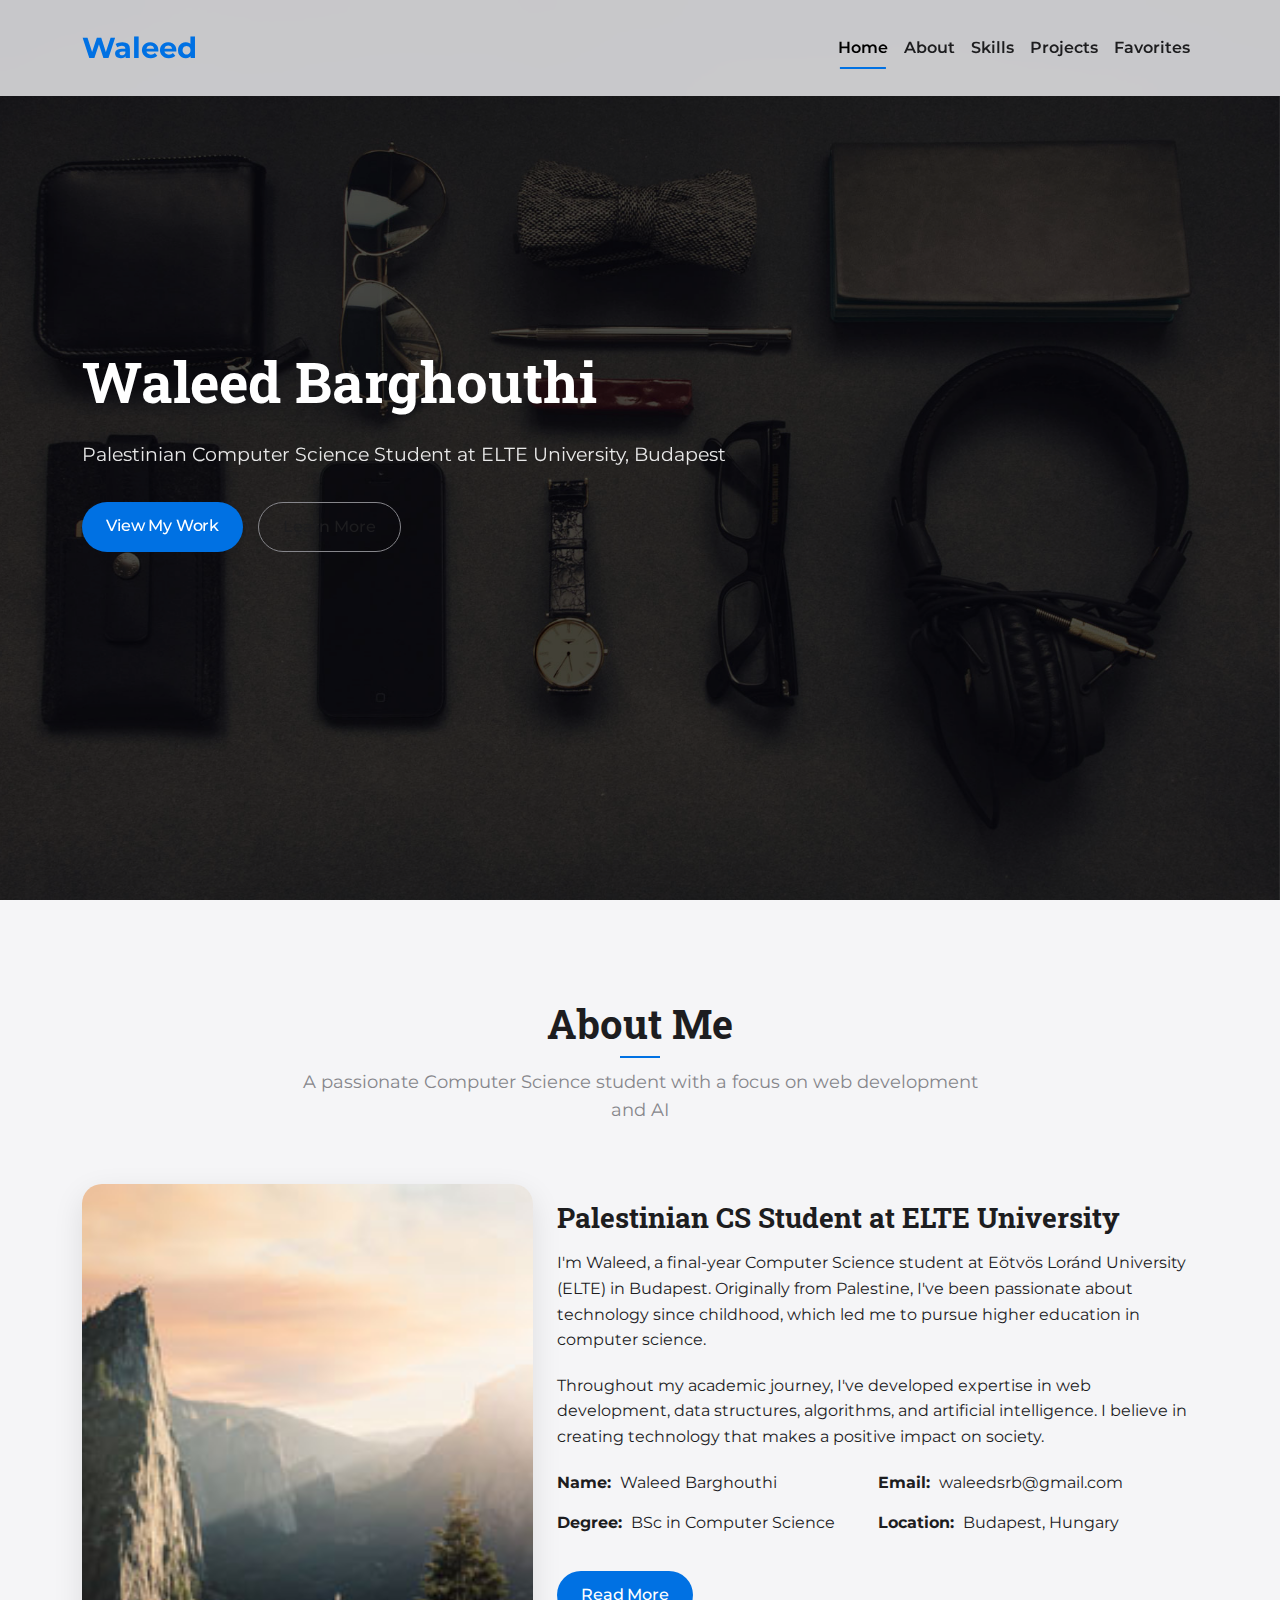
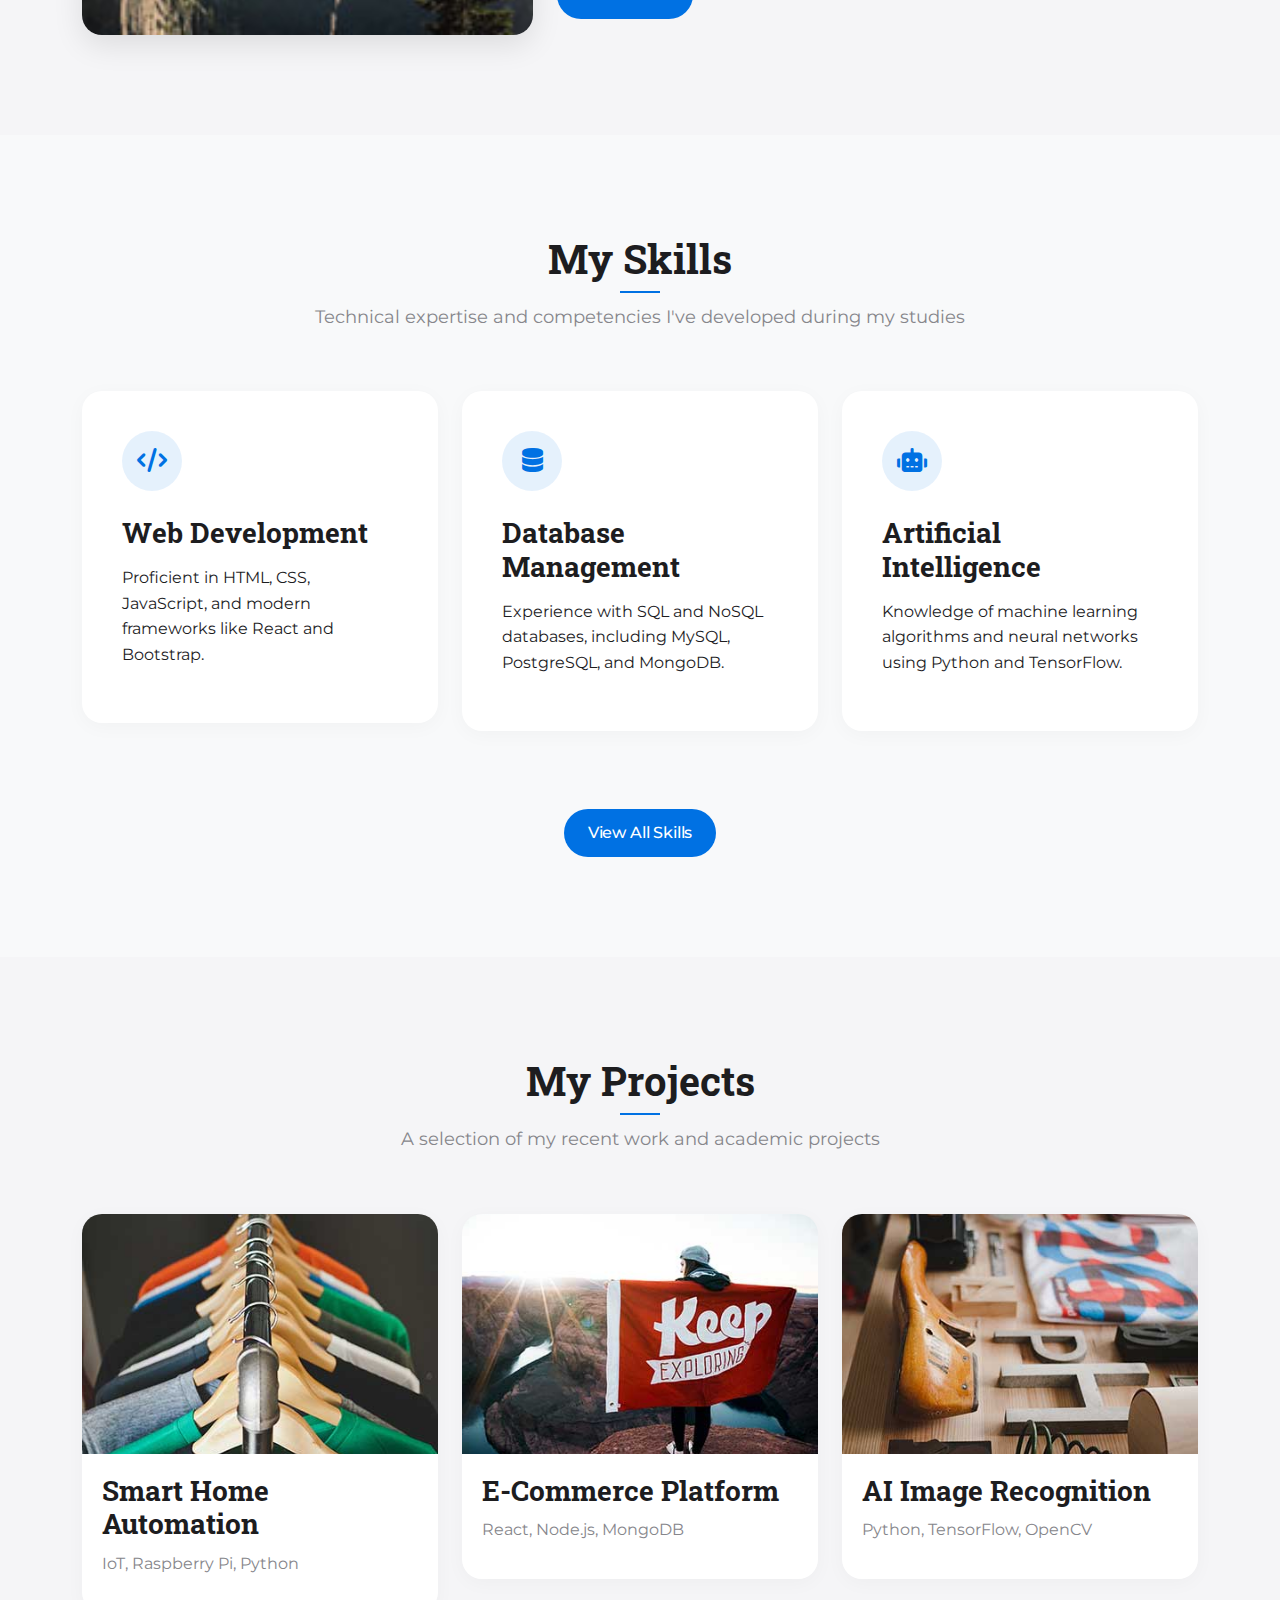
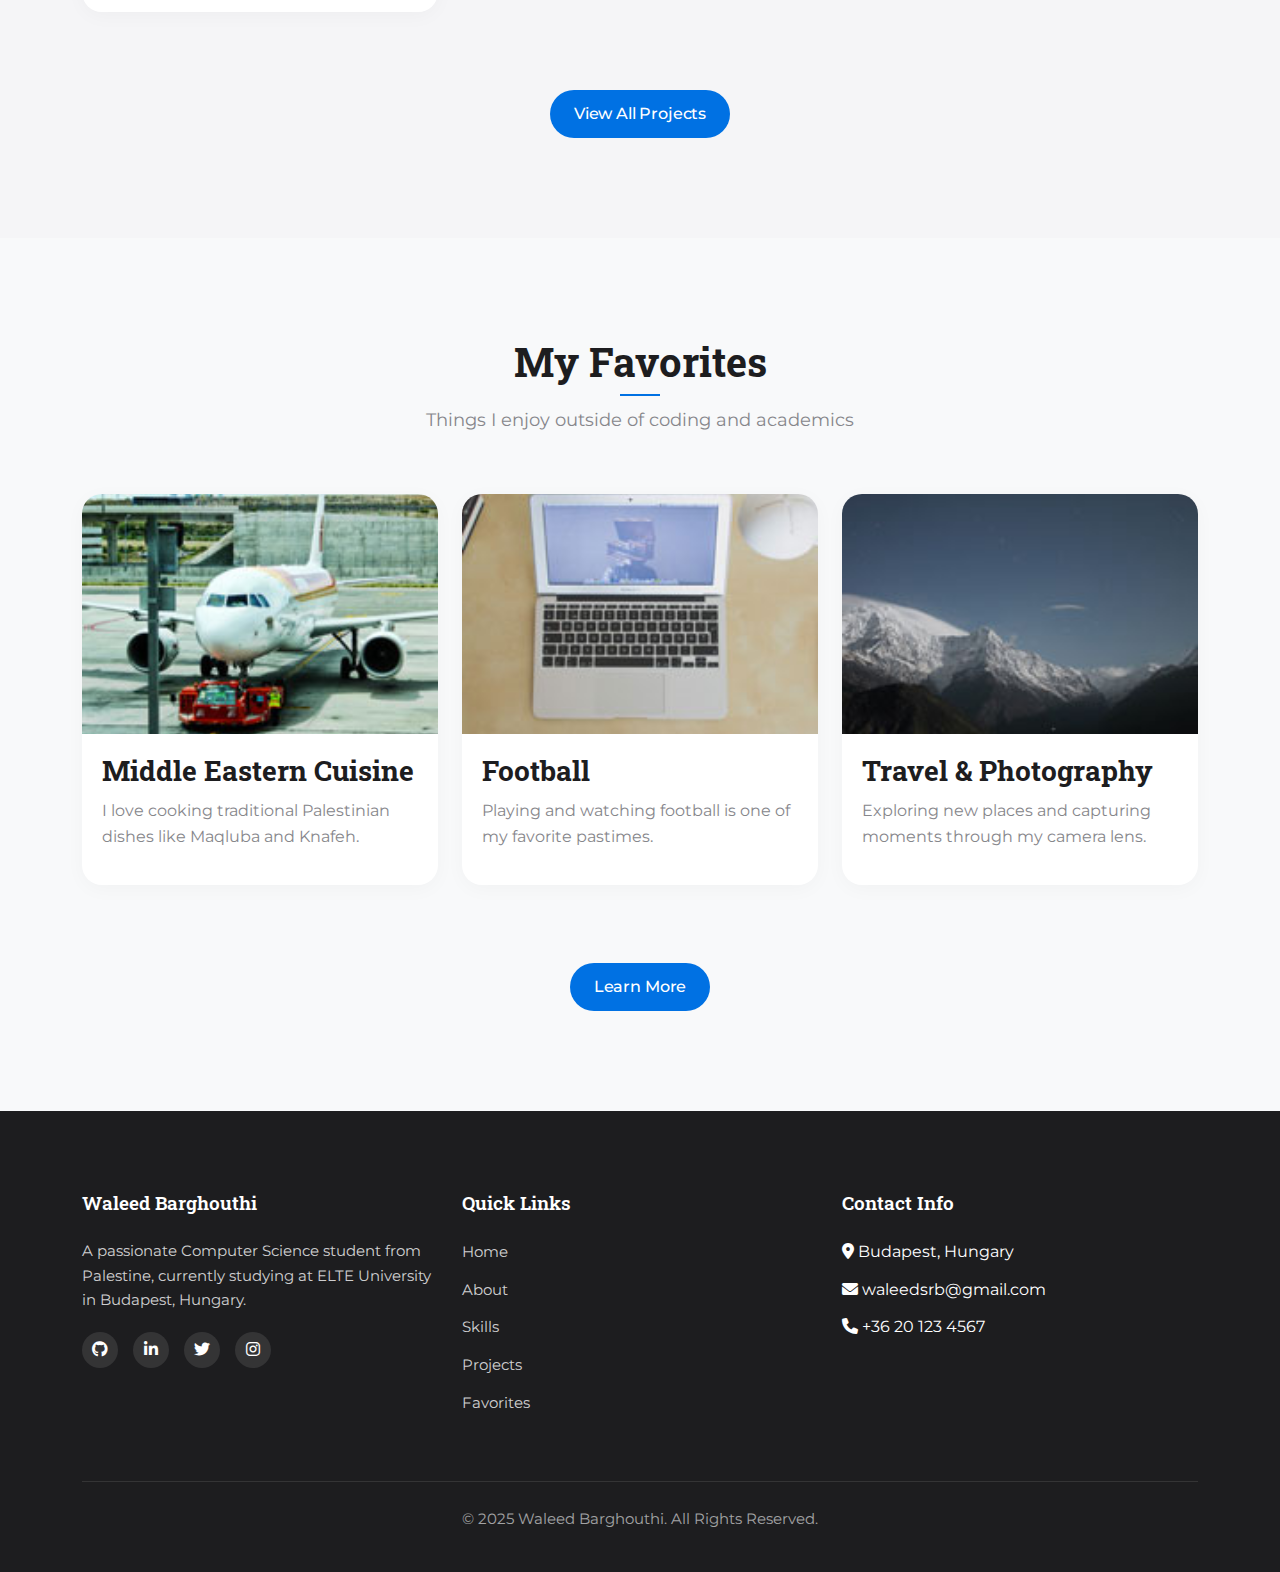
<file: index.html>
<!DOCTYPE html>
<html lang="en">
<head>
    <meta charset="UTF-8">
    <meta name="viewport" content="width=device-width, initial-scale=1.0">
    <title>Waleed - CS Student Portfolio</title>
    <!-- Bootstrap CSS -->
    <link href="https://cdn.jsdelivr.net/npm/bootstrap@5.3.0-alpha1/dist/css/bootstrap.min.css" rel="stylesheet">
    <!-- Font Awesome -->
    <link rel="stylesheet" href="https://cdnjs.cloudflare.com/ajax/libs/font-awesome/6.0.0/css/all.min.css">
    <!-- Google Fonts -->
    <link href="https://fonts.googleapis.com/css2?family=Montserrat:wght@400;500;600;700&family=Roboto+Slab:wght@400;500;600;700&display=swap" rel="stylesheet">
    <!-- Custom CSS -->
    <link rel="stylesheet" href="css/styles.css">
</head>
<body>
    <!-- Navbar -->
    <nav class="navbar navbar-expand-lg fixed-top">
        <div class="container">
            <a class="navbar-brand" href="index.html">Waleed</a>
            <button class="navbar-toggler" type="button" data-bs-toggle="collapse" data-bs-target="#navbarNav" aria-controls="navbarNav" aria-expanded="false" aria-label="Toggle navigation">
                <span class="navbar-toggler-icon"></span>
            </button>
            <div class="collapse navbar-collapse" id="navbarNav">
                <ul class="navbar-nav ms-auto">
                    <li class="nav-item">
                        <a class="nav-link active" href="index.html">Home</a>
                    </li>
                    <li class="nav-item">
                        <a class="nav-link" href="about.html">About</a>
                    </li>
                    <li class="nav-item">
                        <a class="nav-link" href="services.html">Skills</a>
                    </li>
                    <li class="nav-item">
                        <a class="nav-link" href="projects.html">Projects</a>
                    </li>
                    <li class="nav-item">
                        <a class="nav-link" href="favorites.html">Favorites</a>
                    </li>
                </ul>
            </div>
        </div>
    </nav>

    <!-- Hero Section -->
    <section class="hero">
        <div class="hero-bg" style="background-image: url('assets/img/header-bg.jpg');"></div>
        <div class="hero-overlay"></div>
        <div class="container">
            <div class="row">
                <div class="col-lg-8 hero-content" data-aos="fade-up">
                    <h1>Waleed Barghouthi</h1>
                    <p>Palestinian Computer Science Student at ELTE University, Budapest</p>
                    <div class="hero-buttons">
                        <a href="projects.html" class="btn btn-primary">View My Work</a>
                        <a href="about.html" class="btn btn-outline">Learn More</a>
                    </div>
                </div>
            </div>
        </div>
    </section>

    <!-- About Section Preview -->
    <section class="section-padding" id="about-preview">
        <div class="container">
            <div class="section-title" data-aos="fade-up">
                <h2>About Me</h2>
                <p>A passionate Computer Science student with a focus on web development and AI</p>
            </div>
            <div class="row align-items-center">
                <div class="col-lg-5" data-aos="fade-right">
                    <div class="about-img">
                        <img src="assets/img/about/1.jpg" alt="About Me" class="img-fluid">
                    </div>
                </div>
                <div class="col-lg-7" data-aos="fade-left">
                    <div class="about-content">
                        <h3>Palestinian CS Student at ELTE University</h3>
                        <p>I'm Waleed, a final-year Computer Science student at Eötvös Loránd University (ELTE) in Budapest. Originally from Palestine, I've been passionate about technology since childhood, which led me to pursue higher education in computer science.</p>
                        <p>Throughout my academic journey, I've developed expertise in web development, data structures, algorithms, and artificial intelligence. I believe in creating technology that makes a positive impact on society.</p>
                        <div class="about-info">
                            <div class="about-info-item">
                                <strong>Name:</strong> Waleed Barghouthi
                            </div>
                            <div class="about-info-item">
                                <strong>Email:</strong> waleedsrb@gmail.com
                            </div>
                            <div class="about-info-item">
                                <strong>Degree:</strong> BSc in Computer Science
                            </div>
                            <div class="about-info-item">
                                <strong>Location:</strong> Budapest, Hungary
                            </div>
                        </div>
                        <a href="about.html" class="btn btn-primary">Read More</a>
                    </div>
                </div>
            </div>
        </div>
    </section>

    <!-- Skills Section Preview -->
    <section class="section-padding bg-light" id="skills-preview">
        <div class="container">
            <div class="section-title" data-aos="fade-up">
                <h2>My Skills</h2>
                <p>Technical expertise and competencies I've developed during my studies</p>
            </div>
            <div class="row">
                <div class="col-md-4" data-aos="fade-up" data-aos-delay="100">
                    <div class="service-card">
                        <div class="service-icon">
                            <i class="fas fa-code"></i>
                        </div>
                        <h3>Web Development</h3>
                        <p>Proficient in HTML, CSS, JavaScript, and modern frameworks like React and Bootstrap.</p>
                    </div>
                </div>
                <div class="col-md-4" data-aos="fade-up" data-aos-delay="200">
                    <div class="service-card">
                        <div class="service-icon">
                            <i class="fas fa-database"></i>
                        </div>
                        <h3>Database Management</h3>
                        <p>Experience with SQL and NoSQL databases, including MySQL, PostgreSQL, and MongoDB.</p>
                    </div>
                </div>
                <div class="col-md-4" data-aos="fade-up" data-aos-delay="300">
                    <div class="service-card">
                        <div class="service-icon">
                            <i class="fas fa-robot"></i>
                        </div>
                        <h3>Artificial Intelligence</h3>
                        <p>Knowledge of machine learning algorithms and neural networks using Python and TensorFlow.</p>
                    </div>
                </div>
            </div>
            <div class="text-center mt-5" data-aos="fade-up">
                <a href="services.html" class="btn btn-primary">View All Skills</a>
            </div>
        </div>
    </section>

    <!-- Projects Section Preview -->
    <section class="section-padding" id="projects-preview">
        <div class="container">
            <div class="section-title" data-aos="fade-up">
                <h2>My Projects</h2>
                <p>A selection of my recent work and academic projects</p>
            </div>
            <div class="row">
                <div class="col-lg-4 col-md-6" data-aos="fade-up" data-aos-delay="100">
                    <div class="project-card">
                        <div class="project-img">
                            <img src="assets/img/portfolio/01-thumbnail.jpg" alt="Project 1" class="img-fluid">
                            <div class="project-overlay">
                                <a href="projects.html"><i class="fas fa-link"></i></a>
                                <a href="assets/img/portfolio/01-full.jpg"><i class="fas fa-search"></i></a>
                            </div>
                        </div>
                        <div class="project-content">
                            <h3>Smart Home Automation</h3>
                            <p>IoT, Raspberry Pi, Python</p>
                        </div>
                    </div>
                </div>
                <div class="col-lg-4 col-md-6" data-aos="fade-up" data-aos-delay="200">
                    <div class="project-card">
                        <div class="project-img">
                            <img src="assets/img/portfolio/02-thumbnail.jpg" alt="Project 2" class="img-fluid">
                            <div class="project-overlay">
                                <a href="projects.html"><i class="fas fa-link"></i></a>
                                <a href="assets/img/portfolio/02-full.jpg"><i class="fas fa-search"></i></a>
                            </div>
                        </div>
                        <div class="project-content">
                            <h3>E-Commerce Platform</h3>
                            <p>React, Node.js, MongoDB</p>
                        </div>
                    </div>
                </div>
                <div class="col-lg-4 col-md-6" data-aos="fade-up" data-aos-delay="300">
                    <div class="project-card">
                        <div class="project-img">
                            <img src="assets/img/portfolio/03-thumbnail.jpg" alt="Project 3" class="img-fluid">
                            <div class="project-overlay">
                                <a href="projects.html"><i class="fas fa-link"></i></a>
                                <a href="assets/img/portfolio/03-full.jpg"><i class="fas fa-search"></i></a>
                            </div>
                        </div>
                        <div class="project-content">
                            <h3>AI Image Recognition</h3>
                            <p>Python, TensorFlow, OpenCV</p>
                        </div>
                    </div>
                </div>
            </div>
            <div class="text-center mt-5" data-aos="fade-up">
                <a href="projects.html" class="btn btn-primary">View All Projects</a>
            </div>
        </div>
    </section>

    <!-- Favorites Section Preview -->
    <section class="section-padding bg-light" id="favorites-preview">
        <div class="container">
            <div class="section-title" data-aos="fade-up">
                <h2>My Favorites</h2>
                <p>Things I enjoy outside of coding and academics</p>
            </div>
            <div class="row">
                <div class="col-lg-4 col-md-6" data-aos="fade-up" data-aos-delay="100">
                    <div class="favorite-card">
                        <div class="favorite-img">
                            <img src="assets/img/about/2.jpg" alt="Favorite 1" class="img-fluid">
                        </div>
                        <div class="favorite-content">
                            <h3>Middle Eastern Cuisine</h3>
                            <p>I love cooking traditional Palestinian dishes like Maqluba and Knafeh.</p>
                        </div>
                    </div>
                </div>
                <div class="col-lg-4 col-md-6" data-aos="fade-up" data-aos-delay="200">
                    <div class="favorite-card">
                        <div class="favorite-img">
                            <img src="assets/img/about/3.jpg" alt="Favorite 2" class="img-fluid">
                        </div>
                        <div class="favorite-content">
                            <h3>Football</h3>
                            <p>Playing and watching football is one of my favorite pastimes.</p>
                        </div>
                    </div>
                </div>
                <div class="col-lg-4 col-md-6" data-aos="fade-up" data-aos-delay="300">
                    <div class="favorite-card">
                        <div class="favorite-img">
                            <img src="assets/img/about/4.jpg" alt="Favorite 3" class="img-fluid">
                        </div>
                        <div class="favorite-content">
                            <h3>Travel & Photography</h3>
                            <p>Exploring new places and capturing moments through my camera lens.</p>
                        </div>
                    </div>
                </div>
            </div>
            <div class="text-center mt-5" data-aos="fade-up">
                <a href="favorites.html" class="btn btn-primary">Learn More</a>
            </div>
        </div>
    </section>

    <!-- Footer -->
    <footer class="footer">
        <div class="container">
            <div class="row">
                <div class="col-lg-4 col-md-6">
                    <h3>Waleed Barghouthi</h3>
                    <p>A passionate Computer Science student from Palestine, currently studying at ELTE University in Budapest, Hungary.</p>
                    <div class="social-links">
                        <a href="#"><i class="fab fa-github"></i></a>
                        <a href="#"><i class="fab fa-linkedin-in"></i></a>
                        <a href="#"><i class="fab fa-twitter"></i></a>
                        <a href="#"><i class="fab fa-instagram"></i></a>
                    </div>
                </div>
                <div class="col-lg-4 col-md-6">
                    <h3>Quick Links</h3>
                    <ul class="footer-links">
                        <li><a href="index.html">Home</a></li>
                        <li><a href="about.html">About</a></li>
                        <li><a href="services.html">Skills</a></li>
                        <li><a href="projects.html">Projects</a></li>
                        <li><a href="favorites.html">Favorites</a></li>
                    </ul>
                </div>
                <div class="col-lg-4 col-md-6">
                    <h3>Contact Info</h3>
                    <ul class="footer-links">
                        <li><i class="fas fa-map-marker-alt"></i> Budapest, Hungary</li>
                        <li><i class="fas fa-envelope"></i> waleedsrb@gmail.com</li>
                        <li><i class="fas fa-phone"></i> +36 20 123 4567</li>
                    </ul>
                </div>
            </div>
            <div class="footer-bottom">
                <p>&copy; 2025 Waleed Barghouthi. All Rights Reserved.</p>
            </div>
        </div>
    </footer>

    <!-- Bootstrap JS Bundle with Popper -->
    <script src="https://cdn.jsdelivr.net/npm/bootstrap@5.3.0-alpha1/dist/js/bootstrap.bundle.min.js"></script>
    <!-- AOS Animation Library -->
    <script src="https://unpkg.com/aos@2.3.1/dist/aos.js"></script>
    <!-- Custom JS -->
    <script src="js/scripts.js"></script>
</body>
</html>
</file>
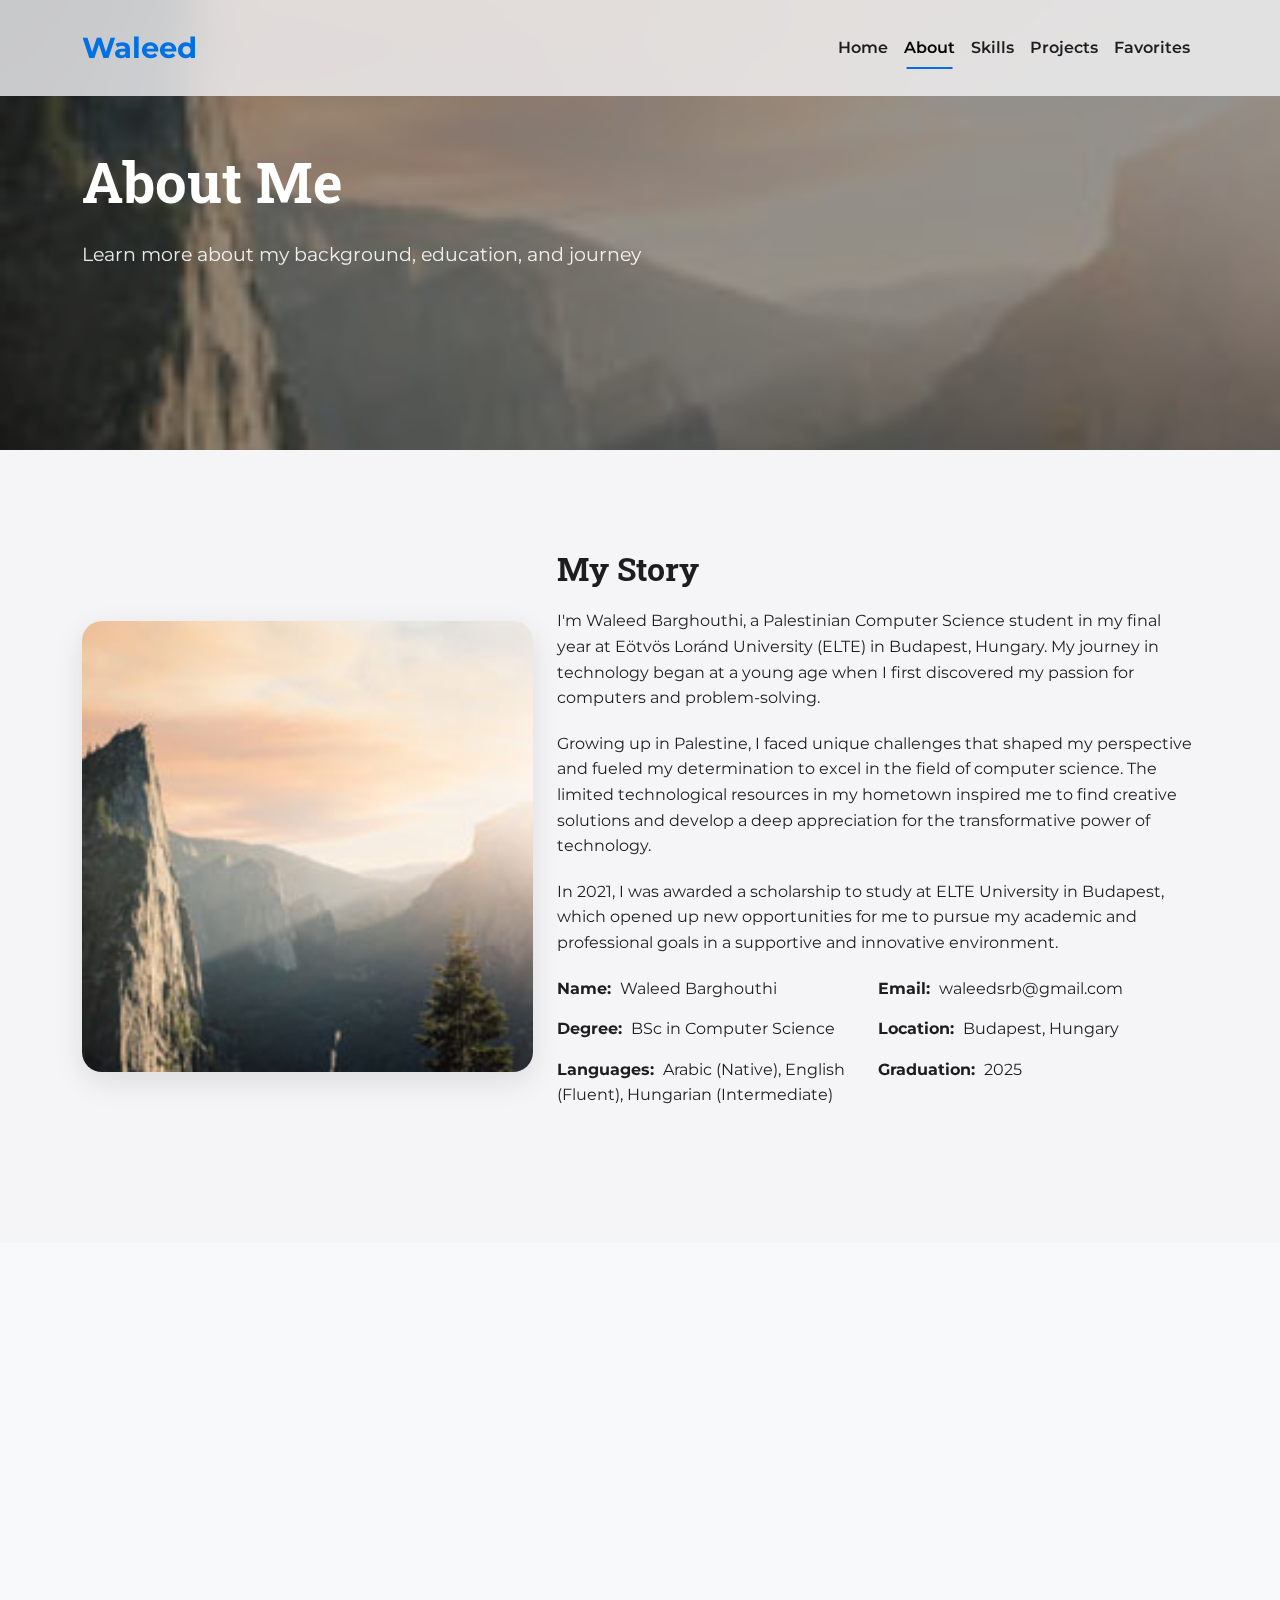
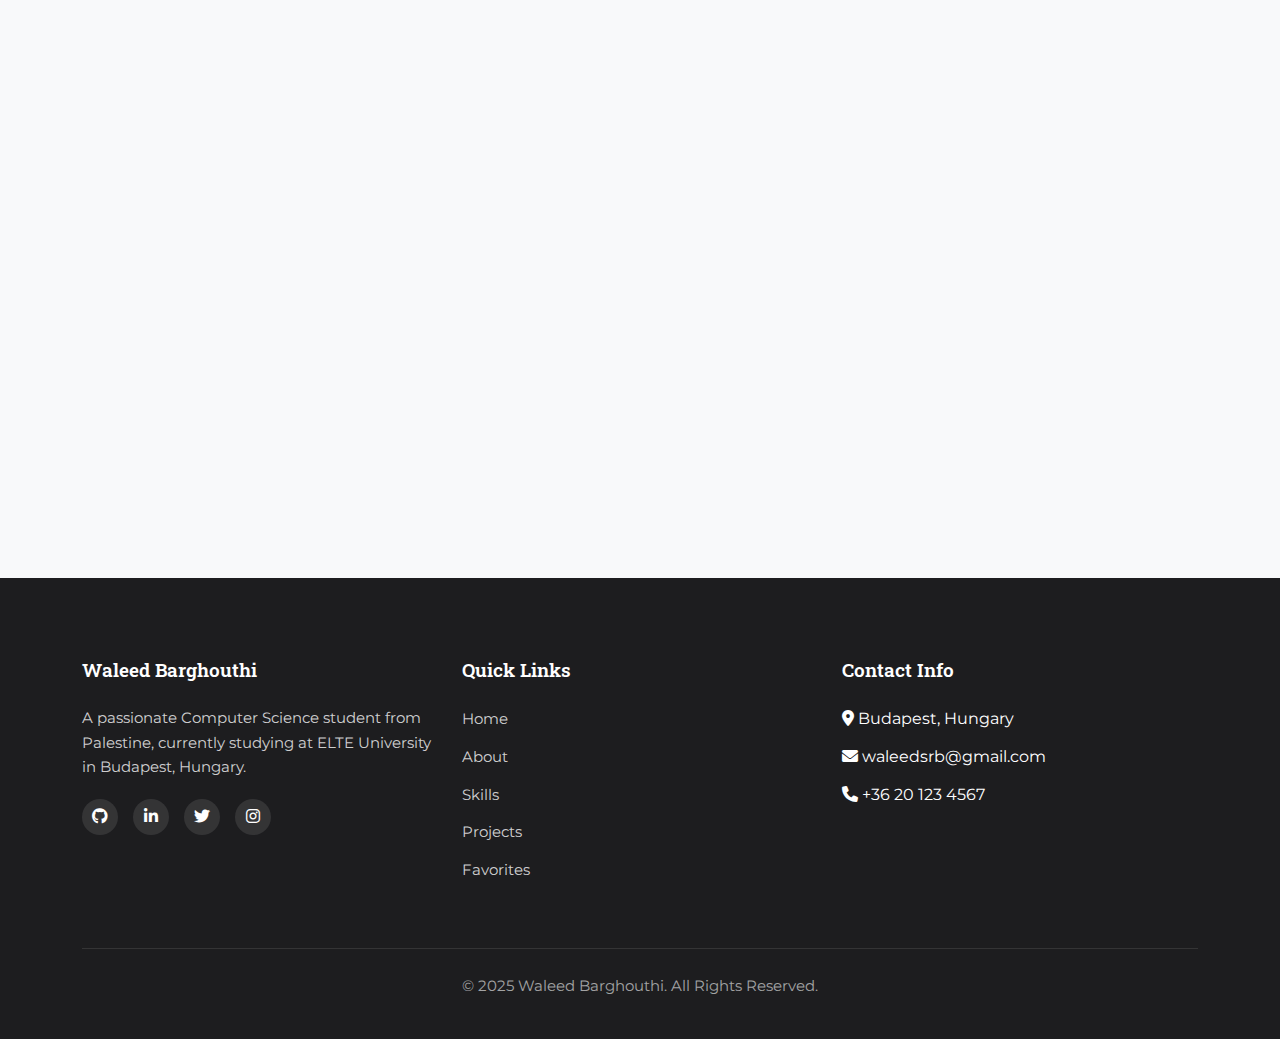
<file: about.html>
<!DOCTYPE html>
<html lang="en">
<head>
    <meta charset="UTF-8">
    <meta name="viewport" content="width=device-width, initial-scale=1.0">
    <title>About Me - Waleed Barghouthi</title>
    <!-- Bootstrap CSS -->
    <link href="https://cdn.jsdelivr.net/npm/bootstrap@5.3.0-alpha1/dist/css/bootstrap.min.css" rel="stylesheet">
    <!-- Font Awesome -->
    <link rel="stylesheet" href="https://cdnjs.cloudflare.com/ajax/libs/font-awesome/6.0.0/css/all.min.css">
    <!-- Google Fonts -->
    <link href="https://fonts.googleapis.com/css2?family=Montserrat:wght@400;500;600;700&family=Roboto+Slab:wght@400;500;600;700&display=swap" rel="stylesheet">
    <!-- AOS Animation Library -->
    <link href="https://unpkg.com/aos@2.3.1/dist/aos.css" rel="stylesheet">
    <!-- Custom CSS -->
    <link rel="stylesheet" href="css/styles.css">
</head>
<body>
    <!-- Navbar -->
    <nav class="navbar navbar-expand-lg fixed-top">
        <div class="container">
            <a class="navbar-brand" href="index.html">Waleed</a>
            <button class="navbar-toggler" type="button" data-bs-toggle="collapse" data-bs-target="#navbarNav" aria-controls="navbarNav" aria-expanded="false" aria-label="Toggle navigation">
                <span class="navbar-toggler-icon"></span>
            </button>
            <div class="collapse navbar-collapse" id="navbarNav">
                <ul class="navbar-nav ms-auto">
                    <li class="nav-item">
                        <a class="nav-link" href="index.html">Home</a>
                    </li>
                    <li class="nav-item">
                        <a class="nav-link active" href="about.html">About</a>
                    </li>
                    <li class="nav-item">
                        <a class="nav-link" href="services.html">Skills</a>
                    </li>
                    <li class="nav-item">
                        <a class="nav-link" href="projects.html">Projects</a>
                    </li>
                    <li class="nav-item">
                        <a class="nav-link" href="favorites.html">Favorites</a>
                    </li>
                </ul>
            </div>
        </div>
    </nav>

    <!-- Page Header -->
    <section class="hero" style="height: 50vh; min-height: 400px;">
        <div class="hero-bg" style="background-image: url('assets/img/about/1.jpg');"></div>
        <div class="hero-overlay"></div>
        <div class="container">
            <div class="row">
                <div class="col-lg-8 hero-content" data-aos="fade-up">
                    <h1>About Me</h1>
                    <p>Learn more about my background, education, and journey</p>
                </div>
            </div>
        </div>
    </section>

    <!-- About Section -->
    <section class="section-padding">
        <div class="container">
            <div class="row align-items-center">
                <div class="col-lg-5" data-aos="fade-right">
                    <div class="about-img">
                        <img src="assets/img/about/1.jpg" alt="About Me" class="img-fluid">
                    </div>
                </div>
                <div class="col-lg-7" data-aos="fade-left">
                    <div class="about-content">
                        <h2>My Story</h2>
                        <p>I'm Waleed Barghouthi, a Palestinian Computer Science student in my final year at Eötvös Loránd University (ELTE) in Budapest, Hungary. My journey in technology began at a young age when I first discovered my passion for computers and problem-solving.</p>
                        <p>Growing up in Palestine, I faced unique challenges that shaped my perspective and fueled my determination to excel in the field of computer science. The limited technological resources in my hometown inspired me to find creative solutions and develop a deep appreciation for the transformative power of technology.</p>
                        <p>In 2021, I was awarded a scholarship to study at ELTE University in Budapest, which opened up new opportunities for me to pursue my academic and professional goals in a supportive and innovative environment.</p>
                        <div class="about-info">
                            <div class="about-info-item">
                                <strong>Name:</strong> Waleed Barghouthi
                            </div>
                            <div class="about-info-item">
                                <strong>Email:</strong> waleedsrb@gmail.com
                            </div>
                            <div class="about-info-item">
                                <strong>Degree:</strong> BSc in Computer Science
                            </div>
                            <div class="about-info-item">
                                <strong>Location:</strong> Budapest, Hungary
                            </div>
                            <div class="about-info-item">
                                <strong>Languages:</strong> Arabic (Native), English (Fluent), Hungarian (Intermediate)
                            </div>
                            <div class="about-info-item">
                                <strong>Graduation:</strong> 2025
                            </div>
                        </div>
                    </div>
                </div>
            </div>
        </div>
    </section>

    <!-- Academic Journey Section -->
    <section class="section-padding bg-light">
        <div class="container">
            <div class="section-title" data-aos="fade-up">
                <h2>Academic Journey</h2>
                <p>My educational background and academic achievements</p>
            </div>
            <div class="row">
                <div class="col-lg-6" data-aos="fade-up" data-aos-delay="100">
                    <div class="service-card">
                        <div class="service-icon">
                            <i class="fas fa-graduation-cap"></i>
                        </div>
                        <h3>Eötvös Loránd University (ELTE)</h3>
                        <p><strong>BSc in Computer Science</strong> | 2021 - 2025</p>
                        <p>Currently completing my final year with a focus on web development and artificial intelligence. My coursework includes data structures, algorithms, database systems, software engineering, and machine learning.</p>
                        <p>Notable achievements:</p>
                        <ul class="mt-3">
                            <li>Dean's List for Academic Excellence (2022-2024)</li>
                            <li>Winner, ELTE Programming Competition (2023)</li>
                            <li>Research Assistant, AI Lab (2023-Present)</li>
                        </ul>
                    </div>
                </div>
                <div class="col-lg-6" data-aos="fade-up" data-aos-delay="200">
                    <div class="service-card">
                        <div class="service-icon">
                            <i class="fas fa-school"></i>
                        </div>
                        <h3>AL Ahliyyah College School</h3>
                        <p><strong>High School Diploma</strong> | 2017 - 2021</p>
                        <p>Graduated from AL Ahliyyah College School in Ramallah, specializing in mathematics and computer science. Participated in school tech clubs and coding activities.</p>
                        <p>Notable achievements:</p>
                        <ul class="mt-3">
                            <li>Honor roll student</li>
                            <li>Participated in regional Mathematics competition</li>
                            <li>Member of the school's Coding Club</li>
                            <li>Contributed to the school's website development</li>
                        </ul>
                    </div>
                </div>
            </div>
        </div>
    </section>

    <!-- Experience Section -->
    <section class="section-padding">
        <div class="container">
            <div class="section-title" data-aos="fade-up">
                <h2>Experience & Activities</h2>
                <p>Professional experience and extracurricular activities</p>
            </div>
            <div class="row">
                <div class="col-lg-6" data-aos="fade-up" data-aos-delay="100">
                    <div class="service-card">
                        <div class="service-icon">
                            <i class="fas fa-laptop-code"></i>
                        </div>
                        <h3>Web Development Intern</h3>
                        <p><strong>TechHub Budapest</strong> | Summer 2023</p>
                        <p>Worked as a front-end development intern, collaborating with a team to build responsive web applications using React and Bootstrap. Participated in the full development lifecycle from concept to deployment.</p>
                        <p>Key responsibilities:</p>
                        <ul class="mt-3">
                            <li>Developed responsive UI components</li>
                            <li>Implemented API integrations</li>
                            <li>Conducted code reviews and testing</li>
                            <li>Optimized website performance</li>
                        </ul>
                    </div>
                </div>
                <div class="col-lg-6" data-aos="fade-up" data-aos-delay="200">
                    <div class="service-card">
                        <div class="service-icon">
                            <i class="fas fa-users"></i>
                        </div>
                        <h3>Student Ambassador</h3>
                        <p><strong>ELTE International Student Office</strong> | 2022 - Present</p>
                        <p>Serve as a liaison between international students and university administration. Help new students navigate academic and cultural challenges in Budapest.</p>
                        <p>Key responsibilities:</p>
                        <ul class="mt-3">
                            <li>Organizing orientation programs for new students</li>
                            <li>Providing guidance on university resources</li>
                            <li>Facilitating cultural exchange events</li>
                            <li>Mentoring first-year international students</li>
                        </ul>
                    </div>
                </div>
            </div>
        </div>
    </section>

    <!-- Skills Section -->
    <section class="section-padding bg-light">
        <div class="container">
            <div class="section-title" data-aos="fade-up">
                <h2>Technical Skills</h2>
                <p>Technologies and tools I've mastered during my academic journey</p>
            </div>
            <div class="row">
                <div class="col-lg-6" data-aos="fade-up">
                    <h3 class="mb-4">Programming Languages</h3>
                    <div class="progress-wrapper">
                        <div class="mb-3">
                            <div class="d-flex justify-content-between mb-1">
                                <span>JavaScript</span>
                                <span>90%</span>
                            </div>
                            <div class="progress">
                                <div class="progress-bar" role="progressbar" style="width: 90%" aria-valuenow="90" aria-valuemin="0" aria-valuemax="100"></div>
                            </div>
                        </div>
                        <div class="mb-3">
                            <div class="d-flex justify-content-between mb-1">
                                <span>Python</span>
                                <span>85%</span>
                            </div>
                            <div class="progress">
                                <div class="progress-bar" role="progressbar" style="width: 85%" aria-valuenow="85" aria-valuemin="0" aria-valuemax="100"></div>
                            </div>
                        </div>
                        <div class="mb-3">
                            <div class="d-flex justify-content-between mb-1">
                                <span>Java</span>
                                <span>80%</span>
                            </div>
                            <div class="progress">
                                <div class="progress-bar" role="progressbar" style="width: 80%" aria-valuenow="80" aria-valuemin="0" aria-valuemax="100"></div>
                            </div>
                        </div>
                        <div class="mb-3">
                            <div class="d-flex justify-content-between mb-1">
                                <span>C/C++</span>
                                <span>75%</span>
                            </div>
                            <div class="progress">
                                <div class="progress-bar" role="progressbar" style="width: 75%" aria-valuenow="75" aria-valuemin="0" aria-valuemax="100"></div>
                            </div>
                        </div>
                        <div class="mb-3">
                            <div class="d-flex justify-content-between mb-1">
                                <span>PHP</span>
                                <span>70%</span>
                            </div>
                            <div class="progress">
                                <div class="progress-bar" role="progressbar" style="width: 70%" aria-valuenow="70" aria-valuemin="0" aria-valuemax="100"></div>
                            </div>
                        </div>
                    </div>
                </div>
                <div class="col-lg-6" data-aos="fade-up" data-aos-delay="100">
                    <h3 class="mb-4">Web Technologies</h3>
                    <div class="progress-wrapper">
                        <div class="mb-3">
                            <div class="d-flex justify-content-between mb-1">
                                <span>HTML/CSS</span>
                                <span>95%</span>
                            </div>
                            <div class="progress">
                                <div class="progress-bar" role="progressbar" style="width: 95%" aria-valuenow="95" aria-valuemin="0" aria-valuemax="100"></div>
                            </div>
                        </div>
                        <div class="mb-3">
                            <div class="d-flex justify-content-between mb-1">
                                <span>React</span>
                                <span>85%</span>
                            </div>
                            <div class="progress">
                                <div class="progress-bar" role="progressbar" style="width: 85%" aria-valuenow="85" aria-valuemin="0" aria-valuemax="100"></div>
                            </div>
                        </div>
                        <div class="mb-3">
                            <div class="d-flex justify-content-between mb-1">
                                <span>Node.js</span>
                                <span>80%</span>
                            </div>
                            <div class="progress">
                                <div class="progress-bar" role="progressbar" style="width: 80%" aria-valuenow="80" aria-valuemin="0" aria-valuemax="100"></div>
                            </div>
                        </div>
                        <div class="mb-3">
                            <div class="d-flex justify-content-between mb-1">
                                <span>Bootstrap</span>
                                <span>90%</span>
                            </div>
                            <div class="progress">
                                <div class="progress-bar" role="progressbar" style="width: 90%" aria-valuenow="90" aria-valuemin="0" aria-valuemax="100"></div>
                            </div>
                        </div>
                        <div class="mb-3">
                            <div class="d-flex justify-content-between mb-1">
                                <span>MongoDB</span>
                                <span>75%</span>
                            </div>
                            <div class="progress">
                                <div class="progress-bar" role="progressbar" style="width: 75%" aria-valuenow="75" aria-valuemin="0" aria-valuemax="100"></div>
                            </div>
                        </div>
                    </div>
                </div>
            </div>
        </div>
    </section>

    <!-- Footer -->
    <footer class="footer">
        <div class="container">
            <div class="row">
                <div class="col-lg-4 col-md-6">
                    <h3>Waleed Barghouthi</h3>
                    <p>A passionate Computer Science student from Palestine, currently studying at ELTE University in Budapest, Hungary.</p>
                    <div class="social-links">
                        <a href="#"><i class="fab fa-github"></i></a>
                        <a href="#"><i class="fab fa-linkedin-in"></i></a>
                        <a href="#"><i class="fab fa-twitter"></i></a>
                        <a href="#"><i class="fab fa-instagram"></i></a>
                    </div>
                </div>
                <div class="col-lg-4 col-md-6">
                    <h3>Quick Links</h3>
                    <ul class="footer-links">
                        <li><a href="index.html">Home</a></li>
                        <li><a href="about.html">About</a></li>
                        <li><a href="services.html">Skills</a></li>
                        <li><a href="projects.html">Projects</a></li>
                        <li><a href="favorites.html">Favorites</a></li>
                    </ul>
                </div>
                <div class="col-lg-4 col-md-6">
                    <h3>Contact Info</h3>
                    <ul class="footer-links">
                        <li><i class="fas fa-map-marker-alt"></i> Budapest, Hungary</li>
                        <li><i class="fas fa-envelope"></i> waleedsrb@gmail.com</li>
                        <li><i class="fas fa-phone"></i> +36 20 123 4567</li>
                    </ul>
                </div>
            </div>
            <div class="footer-bottom">
                <p>&copy; 2025 Waleed Barghouthi. All Rights Reserved.</p>
            </div>
        </div>
    </footer>

    <!-- Bootstrap JS Bundle with Popper -->
    <script src="https://cdn.jsdelivr.net/npm/bootstrap@5.3.0-alpha1/dist/js/bootstrap.bundle.min.js"></script>
    <!-- AOS Animation Library -->
    <script src="https://unpkg.com/aos@2.3.1/dist/aos.js"></script>
    <!-- Custom JS -->
    <script src="js/scripts.js"></script>
</body>
</html>
</file>
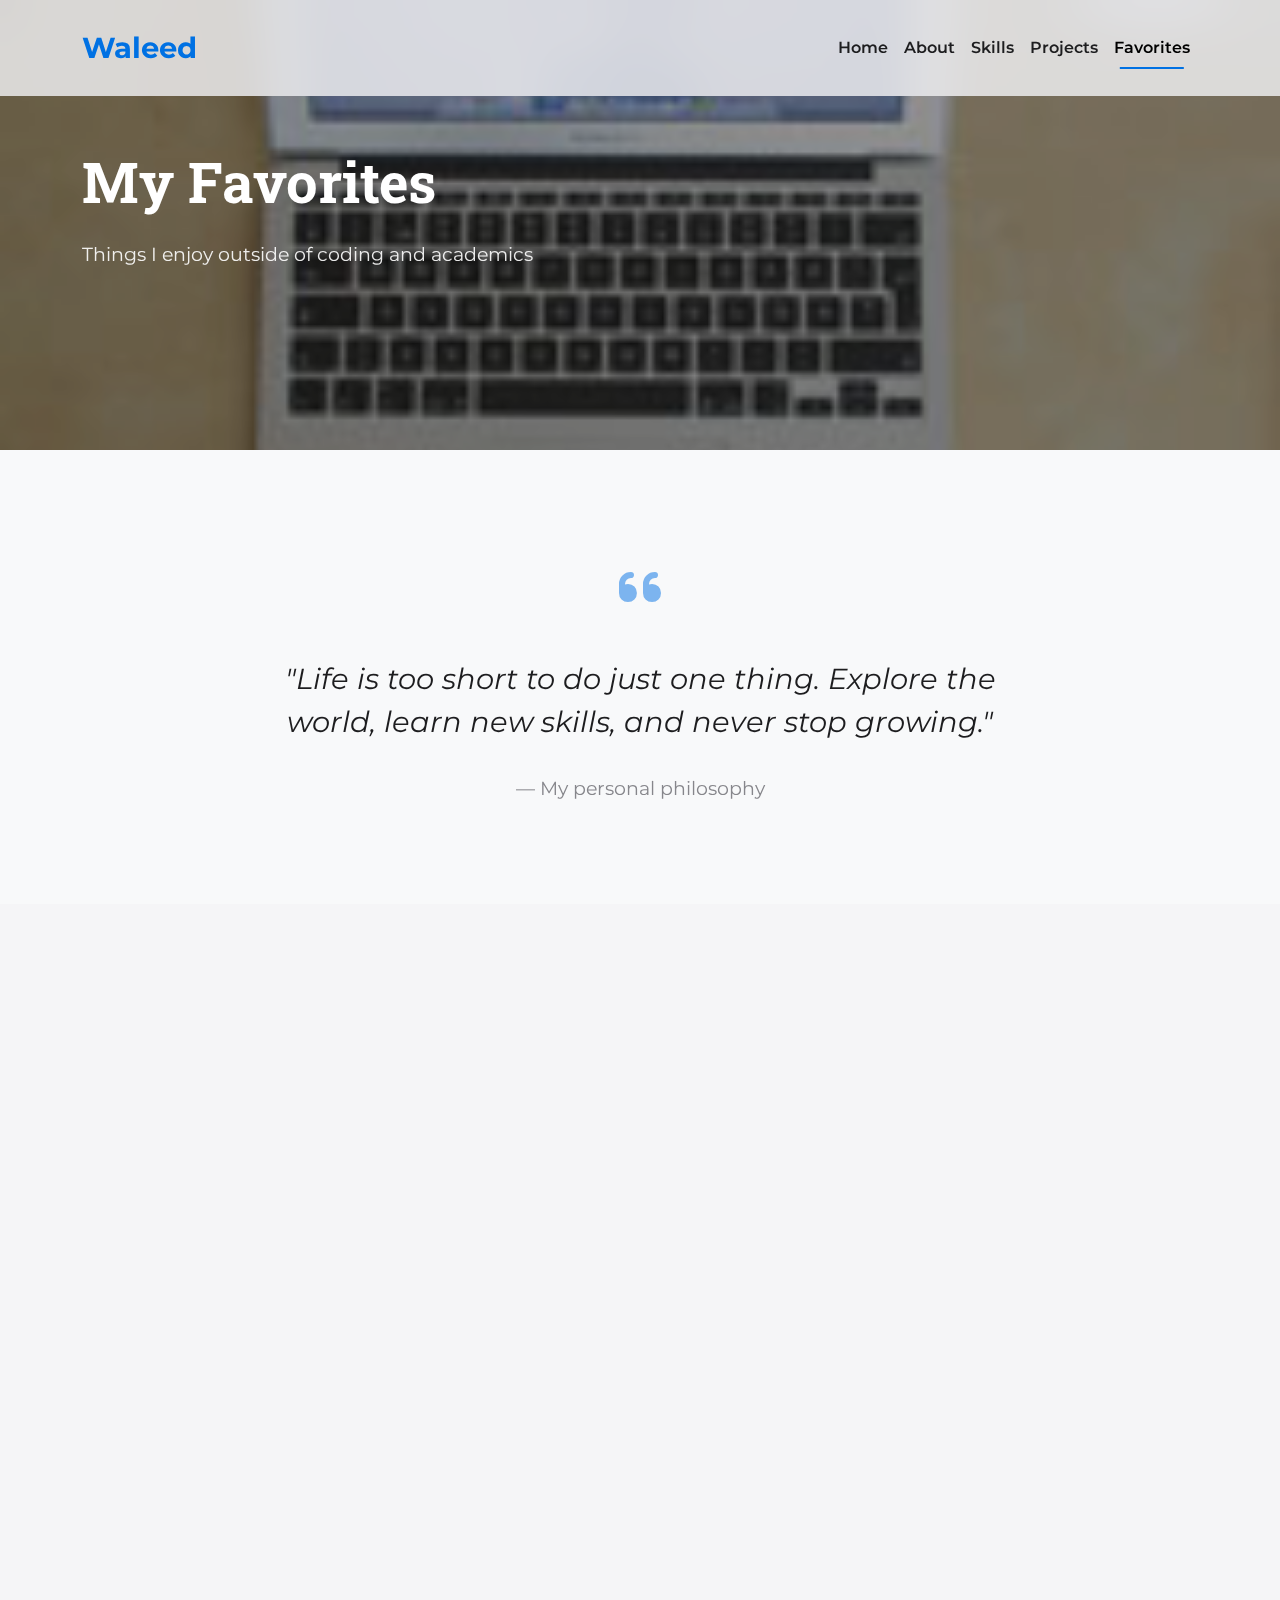
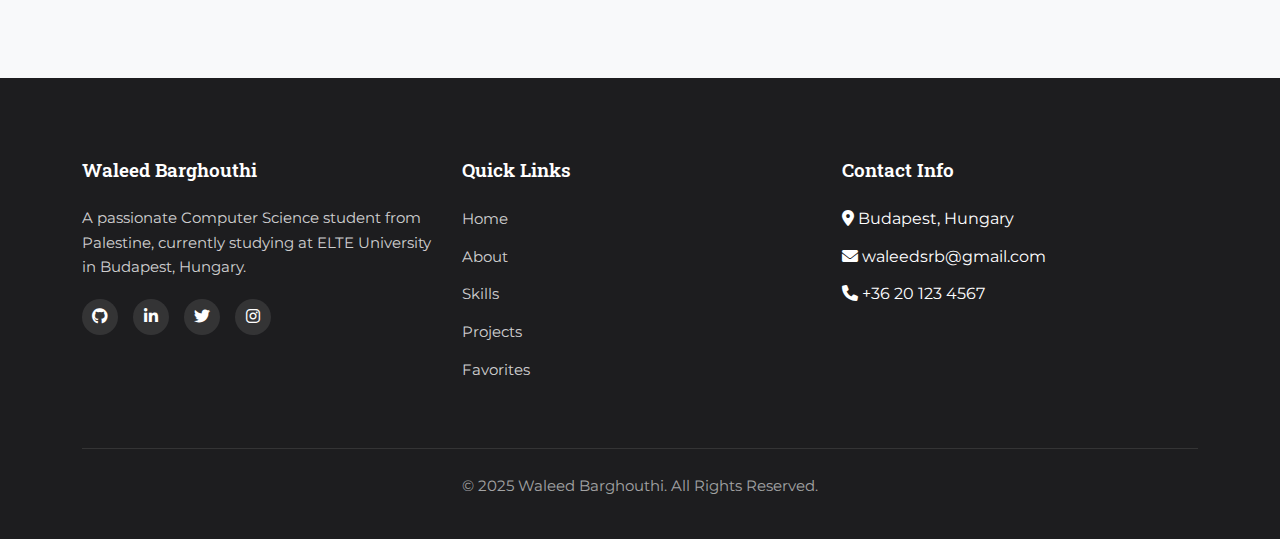
<file: favorites.html>
<!DOCTYPE html>
<html lang="en">
<head>
    <meta charset="UTF-8">
    <meta name="viewport" content="width=device-width, initial-scale=1.0">
    <title>Favorites - Waleed Barghouthi</title>
    <!-- Bootstrap CSS -->
    <link href="https://cdn.jsdelivr.net/npm/bootstrap@5.3.0-alpha1/dist/css/bootstrap.min.css" rel="stylesheet">
    <!-- Font Awesome -->
    <link rel="stylesheet" href="https://cdnjs.cloudflare.com/ajax/libs/font-awesome/6.0.0/css/all.min.css">
    <!-- Google Fonts -->
    <link href="https://fonts.googleapis.com/css2?family=Montserrat:wght@400;500;600;700&family=Roboto+Slab:wght@400;500;600;700&display=swap" rel="stylesheet">
    <!-- AOS Animation Library -->
    <link href="https://unpkg.com/aos@2.3.1/dist/aos.css" rel="stylesheet">
    <!-- Custom CSS -->
    <link rel="stylesheet" href="css/styles.css">
    <style>
        /* Additional styles for favorites page */
        .favorite-card {
            border-radius: 15px;
            overflow: hidden;
            box-shadow: 0 10px 30px rgba(0, 0, 0, 0.1);
            margin-bottom: 40px;
            transition: all 0.4s ease;
            height: 100%;
        }
        
        .favorite-card:hover {
            transform: translateY(-15px);
            box-shadow: 0 15px 40px rgba(0, 0, 0, 0.2);
        }
        
        .favorite-img {
            height: 250px;
            overflow: hidden;
            position: relative;
        }
        
        .favorite-img img {
            width: 100%;
            height: 100%;
            object-fit: cover;
            transition: transform 0.8s ease;
        }
        
        .favorite-card:hover .favorite-img img {
            transform: scale(1.1);
        }
        
        .favorite-content {
            padding: 30px;
            background-color: white;
        }
        
        .favorite-category {
            position: absolute;
            top: 20px;
            right: 20px;
            padding: 5px 15px;
            background-color: var(--primary-color);
            color: white;
            border-radius: 50px;
            font-size: 0.8rem;
            font-weight: 600;
            z-index: 1;
        }
        
        .favorite-icon {
            width: 60px;
            height: 60px;
            line-height: 60px;
            text-align: center;
            background-color: rgba(13, 110, 253, 0.1);
            border-radius: 50%;
            margin-bottom: 20px;
            color: var(--primary-color);
            font-size: 1.5rem;
        }
        
        .gallery-section {
            padding: 80px 0;
        }
        
        .gallery-container {
            display: grid;
            grid-template-columns: repeat(4, 1fr);
            grid-template-rows: repeat(2, 250px);
            grid-gap: 20px;
            margin-top: 50px;
        }
        
        .gallery-item {
            position: relative;
            overflow: hidden;
            border-radius: 15px;
            box-shadow: 0 5px 15px rgba(0, 0, 0, 0.1);
            transition: all 0.3s ease;
        }
        
        .gallery-item:hover {
            transform: scale(1.02);
            box-shadow: 0 10px 30px rgba(0, 0, 0, 0.2);
        }
        
        .gallery-item img {
            width: 100%;
            height: 100%;
            object-fit: cover;
            transition: transform 0.5s ease;
        }
        
        .gallery-item:hover img {
            transform: scale(1.1);
        }
        
        .gallery-item-1 {
            grid-column: 1 / 3;
            grid-row: 1 / 2;
        }
        
        .gallery-item-2 {
            grid-column: 3 / 4;
            grid-row: 1 / 2;
        }
        
        .gallery-item-3 {
            grid-column: 4 / 5;
            grid-row: 1 / 2;
        }
        
        .gallery-item-4 {
            grid-column: 1 / 2;
            grid-row: 2 / 3;
        }
        
        .gallery-item-5 {
            grid-column: 2 / 4;
            grid-row: 2 / 3;
        }
        
        .gallery-item-6 {
            grid-column: 4 / 5;
            grid-row: 2 / 3;
        }
        
        .gallery-overlay {
            position: absolute;
            top: 0;
            left: 0;
            width: 100%;
            height: 100%;
            background: linear-gradient(to bottom, rgba(0,0,0,0.1), rgba(0,0,0,0.7));
            display: flex;
            align-items: flex-end;
            padding: 20px;
            opacity: 0;
            transition: opacity 0.3s ease;
        }
        
        .gallery-item:hover .gallery-overlay {
            opacity: 1;
        }
        
        .gallery-overlay h4 {
            color: white;
            margin-bottom: 5px;
        }
        
        .gallery-overlay p {
            color: rgba(255, 255, 255, 0.8);
            margin-bottom: 0;
            font-size: 0.9rem;
        }
        
        .quote-section {
            padding: 100px 0;
            background-color: #f8f9fa;
            text-align: center;
        }
        
        .quote-content {
            max-width: 800px;
            margin: 0 auto;
        }
        
        .quote-icon {
            font-size: 3rem;
            color: var(--primary-color);
            margin-bottom: 30px;
            opacity: 0.5;
        }
        
        .quote-text {
            font-size: 1.8rem;
            font-style: italic;
            margin-bottom: 30px;
            line-height: 1.5;
            color: var(--dark-color);
        }
        
        .quote-author {
            font-size: 1.2rem;
            color: var(--secondary-color);
        }
        
        .interests-section {
            padding: 80px 0;
        }
        
        .interest-card {
            text-align: center;
            padding: 40px 30px;
            border-radius: 15px;
            background-color: white;
            box-shadow: 0 5px 20px rgba(0, 0, 0, 0.05);
            margin-bottom: 30px;
            transition: all 0.3s ease;
            height: 100%;
        }
        
        .interest-card:hover {
            transform: translateY(-10px);
            box-shadow: 0 10px 30px rgba(0, 0, 0, 0.1);
        }
        
        .interest-icon {
            width: 80px;
            height: 80px;
            line-height: 80px;
            text-align: center;
            background-color: rgba(13, 110, 253, 0.1);
            border-radius: 50%;
            margin: 0 auto 25px;
            color: var(--primary-color);
            font-size: 2rem;
        }
        
        .interest-card h3 {
            margin-bottom: 15px;
        }
        
        .interest-card p {
            color: var(--secondary-color);
        }
        
        @media (max-width: 991px) {
            .gallery-container {
                grid-template-columns: repeat(2, 1fr);
                grid-template-rows: repeat(3, 250px);
            }
            
            .gallery-item-1 {
                grid-column: 1 / 3;
                grid-row: 1 / 2;
            }
            
            .gallery-item-2 {
                grid-column: 1 / 2;
                grid-row: 2 / 3;
            }
            
            .gallery-item-3 {
                grid-column: 2 / 3;
                grid-row: 2 / 3;
            }
            
            .gallery-item-4 {
                grid-column: 1 / 2;
                grid-row: 3 / 4;
            }
            
            .gallery-item-5 {
                grid-column: 2 / 3;
                grid-row: 3 / 4;
            }
            
            .gallery-item-6 {
                display: none;
            }
        }
        
        @media (max-width: 767px) {
            .gallery-container {
                grid-template-columns: 1fr;
                grid-template-rows: repeat(5, 250px);
            }
            
            .gallery-item-1, .gallery-item-2, .gallery-item-3, .gallery-item-4, .gallery-item-5 {
                grid-column: 1 / 2;
            }
            
            .gallery-item-1 {
                grid-row: 1 / 2;
            }
            
            .gallery-item-2 {
                grid-row: 2 / 3;
            }
            
            .gallery-item-3 {
                grid-row: 3 / 4;
            }
            
            .gallery-item-4 {
                grid-row: 4 / 5;
            }
            
            .gallery-item-5 {
                grid-row: 5 / 6;
            }
        }
    </style>
</head>
<body>
    <!-- Navbar -->
    <nav class="navbar navbar-expand-lg fixed-top">
        <div class="container">
            <a class="navbar-brand" href="index.html">Waleed</a>
            <button class="navbar-toggler" type="button" data-bs-toggle="collapse" data-bs-target="#navbarNav" aria-controls="navbarNav" aria-expanded="false" aria-label="Toggle navigation">
                <span class="navbar-toggler-icon"></span>
            </button>
            <div class="collapse navbar-collapse" id="navbarNav">
                <ul class="navbar-nav ms-auto">
                    <li class="nav-item">
                        <a class="nav-link" href="index.html">Home</a>
                    </li>
                    <li class="nav-item">
                        <a class="nav-link" href="about.html">About</a>
                    </li>
                    <li class="nav-item">
                        <a class="nav-link" href="services.html">Skills</a>
                    </li>
                    <li class="nav-item">
                        <a class="nav-link" href="projects.html">Projects</a>
                    </li>
                    <li class="nav-item">
                        <a class="nav-link active" href="favorites.html">Favorites</a>
                    </li>
                </ul>
            </div>
        </div>
    </nav>

    <!-- Page Header -->
    <section class="hero" style="height: 50vh; min-height: 400px;">
        <div class="hero-bg" style="background-image: url('assets/img/about/3.jpg');"></div>
        <div class="hero-overlay"></div>
        <div class="container">
            <div class="row">
                <div class="col-lg-8 hero-content" data-aos="fade-up">
                    <h1>My Favorites</h1>
                    <p>Things I enjoy outside of coding and academics</p>
                </div>
            </div>
        </div>
    </section>

    <!-- Quote Section -->
    <section class="quote-section">
        <div class="container">
            <div class="quote-content" data-aos="fade-up">
                <div class="quote-icon">
                    <i class="fas fa-quote-left"></i>
                </div>
                <div class="quote-text">
                    "Life is too short to do just one thing. Explore the world, learn new skills, and never stop growing."
                </div>
                <div class="quote-author">
                    — My personal philosophy
                </div>
            </div>
        </div>
    </section>

    <!-- Favorites Categories Section -->
    <section class="section-padding">
        <div class="container">
            <div class="section-title" data-aos="fade-up">
                <h2>My Favorite Things</h2>
                <p>A glimpse into my personal interests and passions</p>
            </div>
            <div class="row">
                <div class="col-lg-4 col-md-6 mb-4" data-aos="fade-up" data-aos-delay="100">
                    <div class="favorite-card">
                        <div class="favorite-img">
                            <span class="favorite-category">Cuisine</span>
                            <img src="assets/img/about/2.jpg" alt="Middle Eastern Cuisine">
                        </div>
                        <div class="favorite-content">
                            <div class="favorite-icon">
                                <i class="fas fa-utensils"></i>
                            </div>
                            <h3>Middle Eastern Cuisine</h3>
                            <p>Growing up in Palestine, I developed a deep appreciation for our rich culinary traditions. I love cooking traditional dishes like Maqluba (upside-down rice and vegetables), Musakhan (sumac chicken with onions), and Knafeh (sweet cheese pastry).</p>
                            <p>Cooking these dishes connects me to my heritage and brings a taste of home to Budapest. I often host dinner parties for friends, introducing them to Palestinian cuisine and culture.</p>
                        </div>
                    </div>
                </div>
                <div class="col-lg-4 col-md-6 mb-4" data-aos="fade-up" data-aos-delay="200">
                    <div class="favorite-card">
                        <div class="favorite-img">
                            <span class="favorite-category">Sport</span>
                            <img src="assets/img/about/3.jpg" alt="Football">
                        </div>
                        <div class="favorite-content">
                            <div class="favorite-icon">
                                <i class="fas fa-futbol"></i>
                            </div>
                            <h3>Football</h3>
                            <p>Football has been my passion since childhood. I played for my school team in Palestine and continue to play recreationally in Budapest. I'm a dedicated fan of FC Barcelona and follow their matches religiously.</p>
                            <p>Beyond watching and playing, I'm fascinated by the tactical aspects of the game. I enjoy analyzing different playing styles and strategies. Football has taught me valuable lessons about teamwork, discipline, and perseverance.</p>
                        </div>
                    </div>
                </div>
                <div class="col-lg-4 col-md-6 mb-4" data-aos="fade-up" data-aos-delay="300">
                    <div class="favorite-card">
                        <div class="favorite-img">
                            <span class="favorite-category">Hobby</span>
                            <img src="assets/img/about/4.jpg" alt="Photography">
                        </div>
                        <div class="favorite-content">
                            <div class="favorite-icon">
                                <i class="fas fa-camera"></i>
                            </div>
                            <h3>Photography</h3>
                            <p>Photography allows me to capture moments and tell stories visually. I'm particularly drawn to street photography and landscapes. Budapest, with its stunning architecture and vibrant street life, provides endless inspiration.</p>
                            <p>I've been developing this hobby for the past three years, learning about composition, lighting, and post-processing. Photography has enhanced my attention to detail and visual thinking, skills that also benefit my work in computer science.</p>
                        </div>
                    </div>
                </div>
            </div>
        </div>
    </section>

    <!-- Travel Gallery Section -->
    <section class="gallery-section bg-light">
        <div class="container">
            <div class="section-title" data-aos="fade-up">
                <h2>Travel Memories</h2>
                <p>Exploring new places and cultures is one of my greatest joys</p>
            </div>
            <div class="gallery-container" data-aos="fade-up">
                <div class="gallery-item gallery-item-1">
                    <img src="assets/img/portfolio/01-full.jpg" alt="Budapest, Hungary">
                    <div class="gallery-overlay">
                        <div>
                            <h4>Budapest, Hungary</h4>
                            <p>My home for the past four years</p>
                        </div>
                    </div>
                </div>
                <div class="gallery-item gallery-item-2">
                    <img src="assets/img/portfolio/02-full.jpg" alt="Vienna, Austria">
                    <div class="gallery-overlay">
                        <div>
                            <h4>Vienna, Austria</h4>
                            <p>Weekend getaway</p>
                        </div>
                    </div>
                </div>
                <div class="gallery-item gallery-item-3">
                    <img src="assets/img/portfolio/03-full.jpg" alt="Prague, Czech Republic">
                    <div class="gallery-overlay">
                        <div>
                            <h4>Prague, Czech Republic</h4>
                            <p>Spring break 2023</p>
                        </div>
                    </div>
                </div>
                <div class="gallery-item gallery-item-4">
                    <img src="assets/img/portfolio/04-full.jpg" alt="Krakow, Poland">
                    <div class="gallery-overlay">
                        <div>
                            <h4>Krakow, Poland</h4>
                            <p>Cultural exchange program</p>
                        </div>
                    </div>
                </div>
                <div class="gallery-item gallery-item-5">
                    <img src="assets/img/portfolio/05-full.jpg" alt="Jerusalem, Palestine">
                    <div class="gallery-overlay">
                        <div>
                            <h4>Jerusalem, Palestine</h4>
                            <p>My homeland</p>
                        </div>
                    </div>
                </div>
                <div class="gallery-item gallery-item-6">
                    <img src="assets/img/portfolio/06-full.jpg" alt="Istanbul, Turkey">
                    <div class="gallery-overlay">
                        <div>
                            <h4>Istanbul, Turkey</h4>
                            <p>Summer vacation 2022</p>
                        </div>
                    </div>
                </div>
            </div>
        </div>
    </section>

    <!-- Other Interests Section -->
    <section class="interests-section">
        <div class="container">
            <div class="section-title" data-aos="fade-up">
                <h2>Other Interests</h2>
                <p>Additional activities and hobbies that I enjoy</p>
            </div>
            <div class="row">
                <div class="col-lg-3 col-md-6 mb-4" data-aos="fade-up" data-aos-delay="100">
                    <div class="interest-card">
                        <div class="interest-icon">
                            <i class="fas fa-book"></i>
                        </div>
                        <h3>Reading</h3>
                        <p>I enjoy science fiction, popular science books, and biographies of tech innovators. Some of my favorite authors include Isaac Asimov, Neal Stephenson, and Walter Isaacson.</p>
                    </div>
                </div>
                <div class="col-lg-3 col-md-6 mb-4" data-aos="fade-up" data-aos-delay="200">
                    <div class="interest-card">
                        <div class="interest-icon">
                            <i class="fas fa-chess"></i>
                        </div>
                        <h3>Chess</h3>
                        <p>I've been playing chess since I was 10 years old. It's a game that challenges my strategic thinking and patience. I participate in online tournaments and occasionally play at the university chess club.</p>
                    </div>
                </div>
                <div class="col-lg-3 col-md-6 mb-4" data-aos="fade-up" data-aos-delay="300">
                    <div class="interest-card">
                        <div class="interest-icon">
                            <i class="fas fa-hiking"></i>
                        </div>
                        <h3>Hiking</h3>
                        <p>Exploring nature through hiking helps me disconnect from technology and clear my mind. The hills around Budapest offer beautiful trails that I enjoy on weekends.</p>
                    </div>
                </div>
                <div class="col-lg-3 col-md-6 mb-4" data-aos="fade-up" data-aos-delay="400">
                    <div class="interest-card">
                        <div class="interest-icon">
                            <i class="fas fa-music"></i>
                        </div>
                        <h3>Music</h3>
                        <p>I listen to a wide range of music genres, from classical to electronic. I'm also learning to play the guitar in my spare time, though I'm still a beginner.</p>
                    </div>
                </div>
            </div>
        </div>
    </section>

    <!-- Favorite Movies & Shows Section -->
    <section class="section-padding bg-light">
        <div class="container">
            <div class="section-title" data-aos="fade-up">
                <h2>Entertainment Picks</h2>
                <p>My favorite movies, TV shows, and games</p>
            </div>
            <div class="row">
                <div class="col-lg-4 col-md-6 mb-4" data-aos="fade-up" data-aos-delay="100">
                    <div class="favorite-card">
                        <div class="favorite-img">
                            <span class="favorite-category">Movies</span>
                            <img src="assets/img/team/1.jpg" alt="Favorite Movies">
                        </div>
                        <div class="favorite-content">
                            <h3>Favorite Movies</h3>
                            <p>I'm a big fan of science fiction and thought-provoking films. My top picks include:</p>
                            <ul class="mt-3">
                                <li>Inception</li>
                                <li>The Matrix</li>
                                <li>Interstellar</li>
                                <li>The Social Network</li>
                                <li>Parasite</li>
                            </ul>
                        </div>
                    </div>
                </div>
                <div class="col-lg-4 col-md-6 mb-4" data-aos="fade-up" data-aos-delay="200">
                    <div class="favorite-card">
                        <div class="favorite-img">
                            <span class="favorite-category">TV Shows</span>
                            <img src="assets/img/team/2.jpg" alt="Favorite TV Shows">
                        </div>
                        <div class="favorite-content">
                            <h3>Favorite TV Shows</h3>
                            <p>When I need to unwind, these are the shows I enjoy watching:</p>
                            <ul class="mt-3">
                                <li>Mr. Robot</li>
                                <li>Black Mirror</li>
                                <li>Breaking Bad</li>
                                <li>The Office</li>
                                <li>Stranger Things</li>
                            </ul>
                        </div>
                    </div>
                </div>
                <div class="col-lg-4 col-md-6 mb-4" data-aos="fade-up" data-aos-delay="300">
                    <div class="favorite-card">
                        <div class="favorite-img">
                            <span class="favorite-category">Games</span>
                            <img src="assets/img/team/3.jpg" alt="Favorite Games">
                        </div>
                        <div class="favorite-content">
                            <h3>Favorite Games</h3>
                            <p>When I have free time, I enjoy these video games:</p>
                            <ul class="mt-3">
                                <li>The Legend of Zelda: Breath of the Wild</li>
                                <li>FIFA series</li>
                                <li>Portal 2</li>
                                <li>Minecraft</li>
                                <li>Civilization VI</li>
                            </ul>
                        </div>
                    </div>
                </div>
            </div>
        </div>
    </section>

    <!-- Footer -->
    <footer class="footer">
        <div class="container">
            <div class="row">
                <div class="col-lg-4 col-md-6">
                    <h3>Waleed Barghouthi</h3>
                    <p>A passionate Computer Science student from Palestine, currently studying at ELTE University in Budapest, Hungary.</p>
                    <div class="social-links">
                        <a href="#"><i class="fab fa-github"></i></a>
                        <a href="#"><i class="fab fa-linkedin-in"></i></a>
                        <a href="#"><i class="fab fa-twitter"></i></a>
                        <a href="#"><i class="fab fa-instagram"></i></a>
                    </div>
                </div>
                <div class="col-lg-4 col-md-6">
                    <h3>Quick Links</h3>
                    <ul class="footer-links">
                        <li><a href="index.html">Home</a></li>
                        <li><a href="about.html">About</a></li>
                        <li><a href="services.html">Skills</a></li>
                        <li><a href="projects.html">Projects</a></li>
                        <li><a href="favorites.html">Favorites</a></li>
                    </ul>
                </div>
                <div class="col-lg-4 col-md-6">
                    <h3>Contact Info</h3>
                    <ul class="footer-links">
                        <li><i class="fas fa-map-marker-alt"></i> Budapest, Hungary</li>
                        <li><i class="fas fa-envelope"></i> waleedsrb@gmail.com</li>
                        <li><i class="fas fa-phone"></i> +36 20 123 4567</li>
                    </ul>
                </div>
            </div>
            <div class="footer-bottom">
                <p>&copy; 2025 Waleed Barghouthi. All Rights Reserved.</p>
            </div>
        </div>
    </footer>

    <!-- Bootstrap JS Bundle with Popper -->
    <script src="https://cdn.jsdelivr.net/npm/bootstrap@5.3.0-alpha1/dist/js/bootstrap.bundle.min.js"></script>
    <!-- AOS Animation Library -->
    <script src="https://unpkg.com/aos@2.3.1/dist/aos.js"></script>
    <!-- Custom JS -->
    <script src="js/scripts.js"></script>
</body>
</html>
</file>
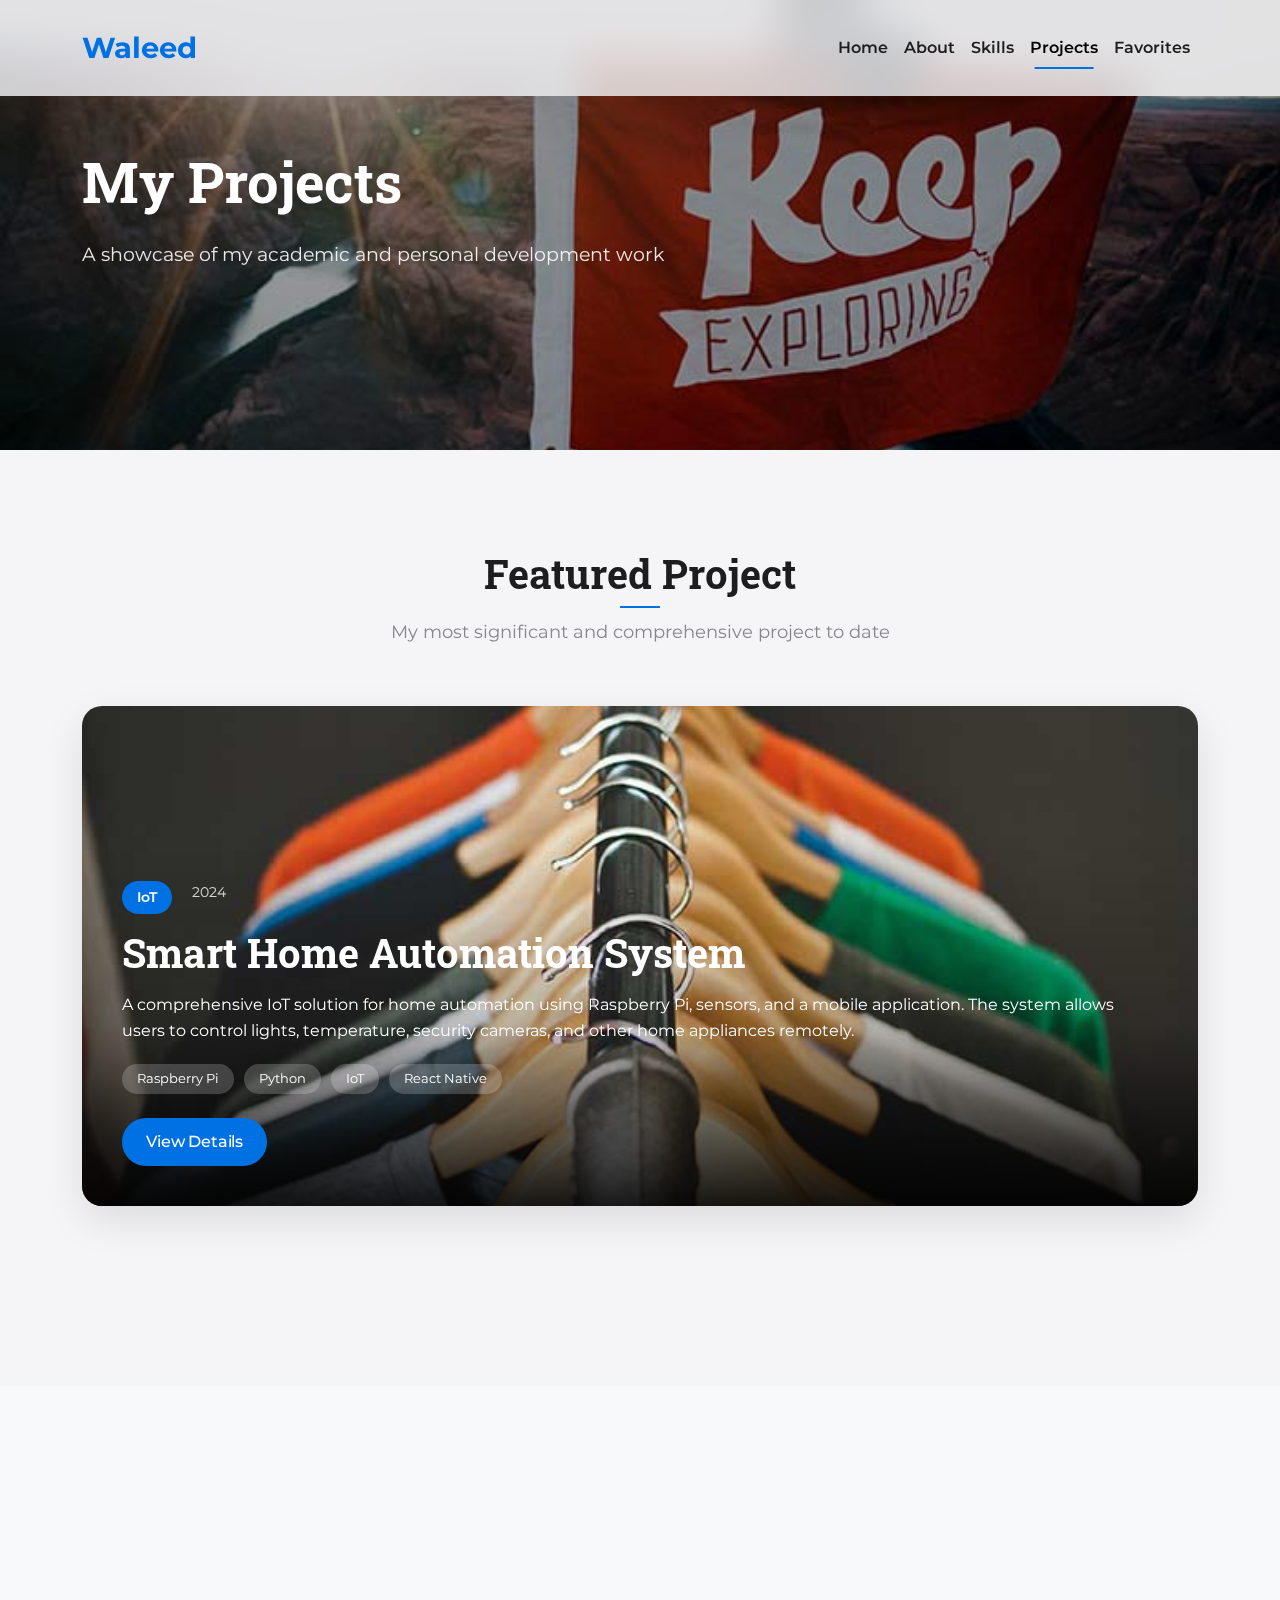
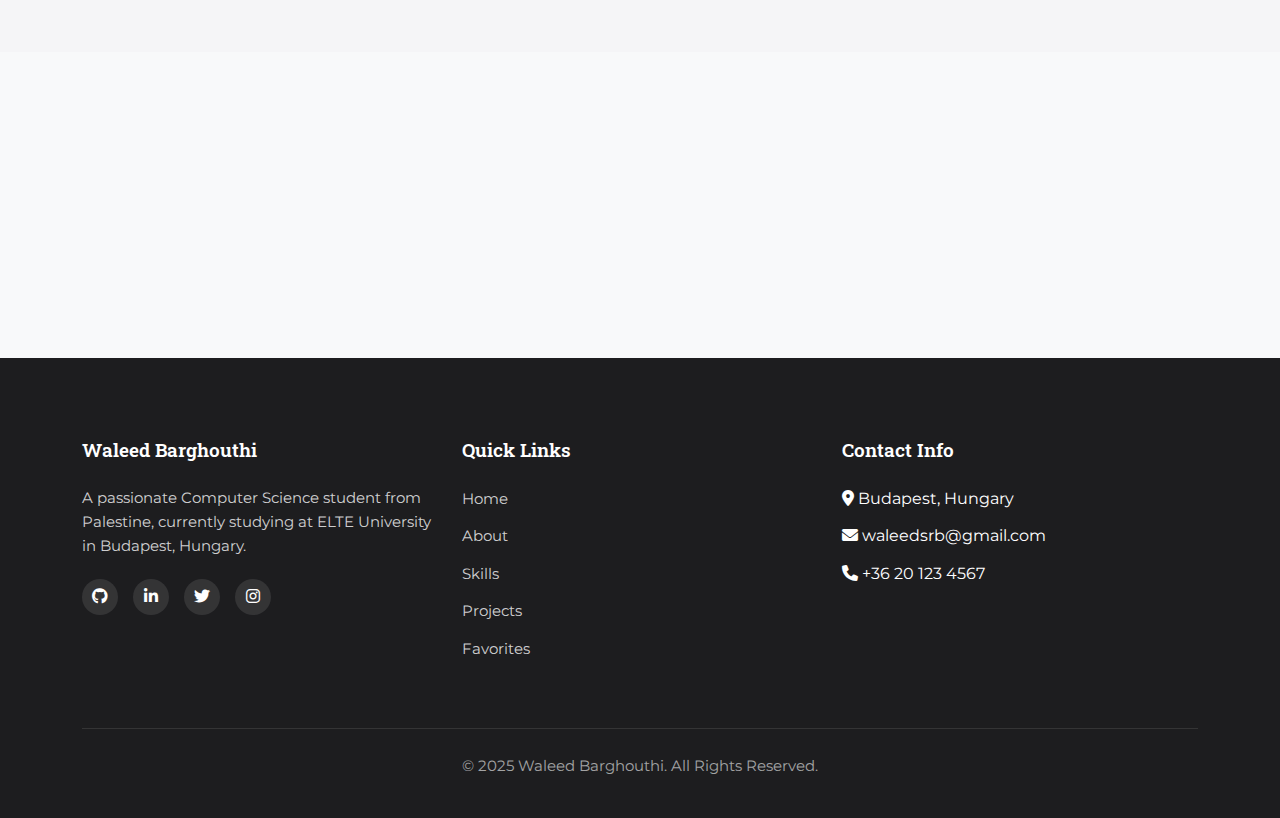
<file: projects.html>
<!DOCTYPE html>
<html lang="en">
<head>
    <meta charset="UTF-8">
    <meta name="viewport" content="width=device-width, initial-scale=1.0">
    <title>Projects - Waleed Barghouthi</title>
    <!-- Bootstrap CSS -->
    <link href="https://cdn.jsdelivr.net/npm/bootstrap@5.3.0-alpha1/dist/css/bootstrap.min.css" rel="stylesheet">
    <!-- Font Awesome -->
    <link rel="stylesheet" href="https://cdnjs.cloudflare.com/ajax/libs/font-awesome/6.0.0/css/all.min.css">
    <!-- Google Fonts -->
    <link href="https://fonts.googleapis.com/css2?family=Montserrat:wght@400;500;600;700&family=Roboto+Slab:wght@400;500;600;700&display=swap" rel="stylesheet">
    <!-- AOS Animation Library -->
    <link href="https://unpkg.com/aos@2.3.1/dist/aos.css" rel="stylesheet">
    <!-- Custom CSS -->
    <link rel="stylesheet" href="css/styles.css">
    <style>
        .filter-buttons {
            display: flex;
            flex-wrap: wrap;
            gap: 10px;
            margin-bottom: 40px;
            justify-content: center;
        }
        
        .filter-btn {
            display: inline-block;
            padding: 8px 20px;
            background-color: transparent;
            color: var(--dark-color);
            border: 1px solid var(--secondary-color);
            border-radius: 50px;
            font-weight: 600;
            cursor: pointer;
            transition: all 0.3s ease;
        }
        
        .filter-btn.active, .filter-btn:hover {
            background-color: var(--primary-color);
            color: white;
        }
        
        .project-overlay {
            background: linear-gradient(to bottom, rgba(0,0,0,0.3), rgba(0,0,0,0.8));
        }
        
        .project-overlay a {
            width: 50px;
            height: 50px;
            line-height: 50px;
            text-align: center;
            background-color: var(--primary-color);
            color: white;
            border-radius: 50%;
            margin: 0 5px;
            transform: translateY(20px);
            opacity: 0;
            transition: all 0.3s ease;
        }
        
        .project-card:hover .project-overlay a {
            transform: translateY(0);
            opacity: 1;
        }
        
        .featured-project {
            position: relative;
            margin-bottom: 80px;
            border-radius: 20px;
            overflow: hidden;
            box-shadow: 0 15px 40px rgba(0, 0, 0, 0.1);
        }
        
        .featured-project-img {
            height: 500px;
            overflow: hidden;
        }
        
        .featured-project-img img {
            width: 100%;
            height: 100%;
            object-fit: cover;
        }
        
        .featured-project-content {
            position: absolute;
            bottom: 0;
            left: 0;
            width: 100%;
            padding: 40px;
            background: linear-gradient(to top, rgba(0,0,0,0.9), rgba(0,0,0,0.2), transparent);
            color: white;
        }
        
        .featured-project-content h2 {
            font-size: 2.5rem;
            margin-bottom: 15px;
            color: white;
        }
        
        .featured-project-meta {
            display: flex;
            gap: 20px;
            margin-bottom: 15px;
        }
        
        .featured-project-category {
            display: inline-block;
            padding: 5px 15px;
            background-color: var(--primary-color);
            color: white;
            border-radius: 50px;
            font-size: 0.9rem;
            font-weight: 600;
        }
        
        .featured-project-date {
            color: rgba(255, 255, 255, 0.8);
            font-size: 0.9rem;
        }
        
        .featured-project-tags {
            display: flex;
            flex-wrap: wrap;
            gap: 10px;
            margin-top: 20px;
        }
        
        .featured-project-tag {
            padding: 5px 15px;
            background-color: rgba(255, 255, 255, 0.2);
            border-radius: 50px;
            font-size: 0.8rem;
            color: white;
        }
        
        .stats-card {
            text-align: center;
            padding: 30px;
            border-radius: 15px;
            background-color: white;
            box-shadow: 0 5px 20px rgba(0, 0, 0, 0.05);
            margin-bottom: 30px;
            transition: all 0.3s ease;
        }
        
        .stats-card:hover {
            transform: translateY(-10px);
            box-shadow: 0 10px 30px rgba(0, 0, 0, 0.1);
        }
        
        .stats-icon {
            width: 70px;
            height: 70px;
            line-height: 70px;
            text-align: center;
            background-color: rgba(13, 110, 253, 0.1);
            border-radius: 50%;
            margin: 0 auto 20px;
            color: var(--primary-color);
            font-size: 1.8rem;
        }
        
        .stats-number {
            font-size: 2.5rem;
            font-weight: 700;
            margin-bottom: 10px;
            color: var(--primary-color);
        }
        
        .stats-text {
            font-size: 1.1rem;
            color: var(--secondary-color);
        }
    </style>
</head>
<body>
    <!-- Navbar -->
    <nav class="navbar navbar-expand-lg fixed-top">
        <div class="container">
            <a class="navbar-brand" href="index.html">Waleed</a>
            <button class="navbar-toggler" type="button" data-bs-toggle="collapse" data-bs-target="#navbarNav" aria-controls="navbarNav" aria-expanded="false" aria-label="Toggle navigation">
                <span class="navbar-toggler-icon"></span>
            </button>
            <div class="collapse navbar-collapse" id="navbarNav">
                <ul class="navbar-nav ms-auto">
                    <li class="nav-item">
                        <a class="nav-link" href="index.html">Home</a>
                    </li>
                    <li class="nav-item">
                        <a class="nav-link" href="about.html">About</a>
                    </li>
                    <li class="nav-item">
                        <a class="nav-link" href="services.html">Skills</a>
                    </li>
                    <li class="nav-item">
                        <a class="nav-link active" href="projects.html">Projects</a>
                    </li>
                    <li class="nav-item">
                        <a class="nav-link" href="favorites.html">Favorites</a>
                    </li>
                </ul>
            </div>
        </div>
    </nav>

    <!-- Page Header -->
    <section class="hero" style="height: 50vh; min-height: 400px;">
        <div class="hero-bg" style="background-image: url('assets/img/portfolio/02-full.jpg');"></div>
        <div class="hero-overlay"></div>
        <div class="container">
            <div class="row">
                <div class="col-lg-8 hero-content" data-aos="fade-up">
                    <h1>My Projects</h1>
                    <p>A showcase of my academic and personal development work</p>
                </div>
            </div>
        </div>
    </section>

    <!-- Featured Project Section -->
    <section class="section-padding">
        <div class="container">
            <div class="section-title" data-aos="fade-up">
                <h2>Featured Project</h2>
                <p>My most significant and comprehensive project to date</p>
            </div>
            <div class="featured-project" data-aos="fade-up">
                <div class="featured-project-img">
                    <img src="assets/img/portfolio/01-full.jpg" alt="Smart Home Automation">
                </div>
                <div class="featured-project-content">
                    <div class="featured-project-meta">
                        <span class="featured-project-category">IoT</span>
                        <span class="featured-project-date">2024</span>
                    </div>
                    <h2>Smart Home Automation System</h2>
                    <p>A comprehensive IoT solution for home automation using Raspberry Pi, sensors, and a mobile application. The system allows users to control lights, temperature, security cameras, and other home appliances remotely.</p>
                    <div class="featured-project-tags">
                        <span class="featured-project-tag">Raspberry Pi</span>
                        <span class="featured-project-tag">Python</span>
                        <span class="featured-project-tag">IoT</span>
                        <span class="featured-project-tag">React Native</span>
                    </div>
                    <div class="mt-4">
                        <a href="#" class="btn btn-primary">View Details</a>
                    </div>
                </div>
            </div>
        </div>
    </section>

    <!-- Project Stats Section -->
    <section class="section-padding bg-light">
        <div class="container">
            <div class="row">
                <div class="col-lg-6 col-md-6" data-aos="fade-up" data-aos-delay="100">
                    <div class="stats-card">
                        <div class="stats-icon">
                            <i class="fas fa-code-branch"></i>
                        </div>
                        <div class="stats-number">10+</div>
                        <div class="stats-text">Projects Completed</div>
                    </div>
                </div>
                <div class="col-lg-6 col-md-6" data-aos="fade-up" data-aos-delay="200">
                    <div class="stats-card">
                        <div class="stats-icon">
                            <i class="fas fa-clock"></i>
                        </div>
                        <div class="stats-number">800+</div>
                        <div class="stats-text">Hours Coded</div>
                    </div>
                </div>
            </div>
        </div>
    </section>

    <!-- Projects Section -->
    <section class="section-padding">
        <div class="container">
            <div class="section-title" data-aos="fade-up">
                <h2>Selected Projects</h2>
                <p>A collection of my best academic and personal development work</p>
            </div>
            
            <div class="filter-buttons" data-aos="fade-up">
                <button class="filter-btn active" data-filter="all">All</button>
                <button class="filter-btn" data-filter="web">Web</button>
                <button class="filter-btn" data-filter="ai">AI</button>
                <button class="filter-btn" data-filter="mobile">Mobile</button>
            </div>
            
            <div class="row">
                <div class="col-lg-6 col-md-6 project-item web" data-aos="fade-up" data-aos-delay="100">
                    <div class="project-card">
                        <div class="project-img">
                            <img src="assets/img/portfolio/02-thumbnail.jpg" alt="E-Commerce Platform">
                            <div class="project-overlay">
                                <a href="#"><i class="fas fa-link"></i></a>
                                <a href="assets/img/portfolio/02-full.jpg"><i class="fas fa-search"></i></a>
                            </div>
                        </div>
                        <div class="project-content">
                            <div class="project-meta">
                                <span class="project-category">Web Development</span>
                                <span class="project-date">2023</span>
                            </div>
                            <h3>E-Commerce Platform</h3>
                            <p>A full-stack e-commerce platform with product management, shopping cart, payment integration, and user authentication.</p>
                            <div class="project-tags">
                                <span class="project-tag">React</span>
                                <span class="project-tag">Node.js</span>
                                <span class="project-tag">MongoDB</span>
                            </div>
                        </div>
                    </div>
                </div>
                
                <div class="col-lg-6 col-md-6 project-item ai" data-aos="fade-up" data-aos-delay="200">
                    <div class="project-card">
                        <div class="project-img">
                            <img src="assets/img/portfolio/03-thumbnail.jpg" alt="AI Image Recognition">
                            <div class="project-overlay">
                                <a href="#"><i class="fas fa-link"></i></a>
                                <a href="assets/img/portfolio/03-full.jpg"><i class="fas fa-search"></i></a>
                            </div>
                        </div>
                        <div class="project-content">
                            <div class="project-meta">
                                <span class="project-category">AI & ML</span>
                                <span class="project-date">2023</span>
                            </div>
                            <h3>AI Image Recognition</h3>
                            <p>An image recognition system using convolutional neural networks to identify objects and scenes in photographs.</p>
                            <div class="project-tags">
                                <span class="project-tag">Python</span>
                                <span class="project-tag">TensorFlow</span>
                                <span class="project-tag">OpenCV</span>
                            </div>
                        </div>
                    </div>
                </div>
                
                <div class="col-lg-6 col-md-6 project-item mobile" data-aos="fade-up" data-aos-delay="300">
                    <div class="project-card">
                        <div class="project-img">
                            <img src="assets/img/portfolio/04-thumbnail.jpg" alt="Fitness Tracking App">
                            <div class="project-overlay">
                                <a href="#"><i class="fas fa-link"></i></a>
                                <a href="assets/img/portfolio/04-full.jpg"><i class="fas fa-search"></i></a>
                            </div>
                        </div>
                        <div class="project-content">
                            <div class="project-meta">
                                <span class="project-category">Mobile App</span>
                                <span class="project-date">2022</span>
                            </div>
                            <h3>Fitness Tracking App</h3>
                            <p>A mobile application for tracking workouts, nutrition, and fitness progress with personalized recommendations.</p>
                            <div class="project-tags">
                                <span class="project-tag">React Native</span>
                                <span class="project-tag">Firebase</span>
                                <span class="project-tag">Redux</span>
                            </div>
                        </div>
                    </div>
                </div>
            </div>
        </div>
    </section>

    <!-- Call to Action Section -->
    <section class="section-padding bg-light">
        <div class="container">
            <div class="row align-items-center">
                <div class="col-lg-8" data-aos="fade-right">
                    <h2>Interested in working together?</h2>
                    <p class="mb-0">I'm always open to discussing new projects, creative ideas, or opportunities to be part of your vision.</p>
                </div>
                <div class="col-lg-4 text-lg-end mt-4 mt-lg-0" data-aos="fade-left">
                    <a href="#" class="btn btn-primary">Get In Touch</a>
                </div>
            </div>
        </div>
    </section>

    <!-- Footer -->
    <footer class="footer">
        <div class="container">
            <div class="row">
                <div class="col-lg-4 col-md-6">
                    <h3>Waleed Barghouthi</h3>
                    <p>A passionate Computer Science student from Palestine, currently studying at ELTE University in Budapest, Hungary.</p>
                    <div class="social-links">
                        <a href="#"><i class="fab fa-github"></i></a>
                        <a href="#"><i class="fab fa-linkedin-in"></i></a>
                        <a href="#"><i class="fab fa-twitter"></i></a>
                        <a href="#"><i class="fab fa-instagram"></i></a>
                    </div>
                </div>
                <div class="col-lg-4 col-md-6">
                    <h3>Quick Links</h3>
                    <ul class="footer-links">
                        <li><a href="index.html">Home</a></li>
                        <li><a href="about.html">About</a></li>
                        <li><a href="services.html">Skills</a></li>
                        <li><a href="projects.html">Projects</a></li>
                        <li><a href="favorites.html">Favorites</a></li>
                    </ul>
                </div>
                <div class="col-lg-4 col-md-6">
                    <h3>Contact Info</h3>
                    <ul class="footer-links">
                        <li><i class="fas fa-map-marker-alt"></i> Budapest, Hungary</li>
                        <li><i class="fas fa-envelope"></i> waleedsrb@gmail.com</li>
                        <li><i class="fas fa-phone"></i> +36 20 123 4567</li>
                    </ul>
                </div>
            </div>
            <div class="footer-bottom">
                <p>&copy; 2025 Waleed Barghouthi. All Rights Reserved.</p>
            </div>
        </div>
    </footer>

    <!-- Bootstrap JS Bundle with Popper -->
    <script src="https://cdn.jsdelivr.net/npm/bootstrap@5.3.0-alpha1/dist/js/bootstrap.bundle.min.js"></script>
    <!-- AOS Animation Library -->
    <script src="https://unpkg.com/aos@2.3.1/dist/aos.js"></script>
    <!-- Custom JS -->
    <script src="js/scripts.js"></script>
</body>
</html>
</file>
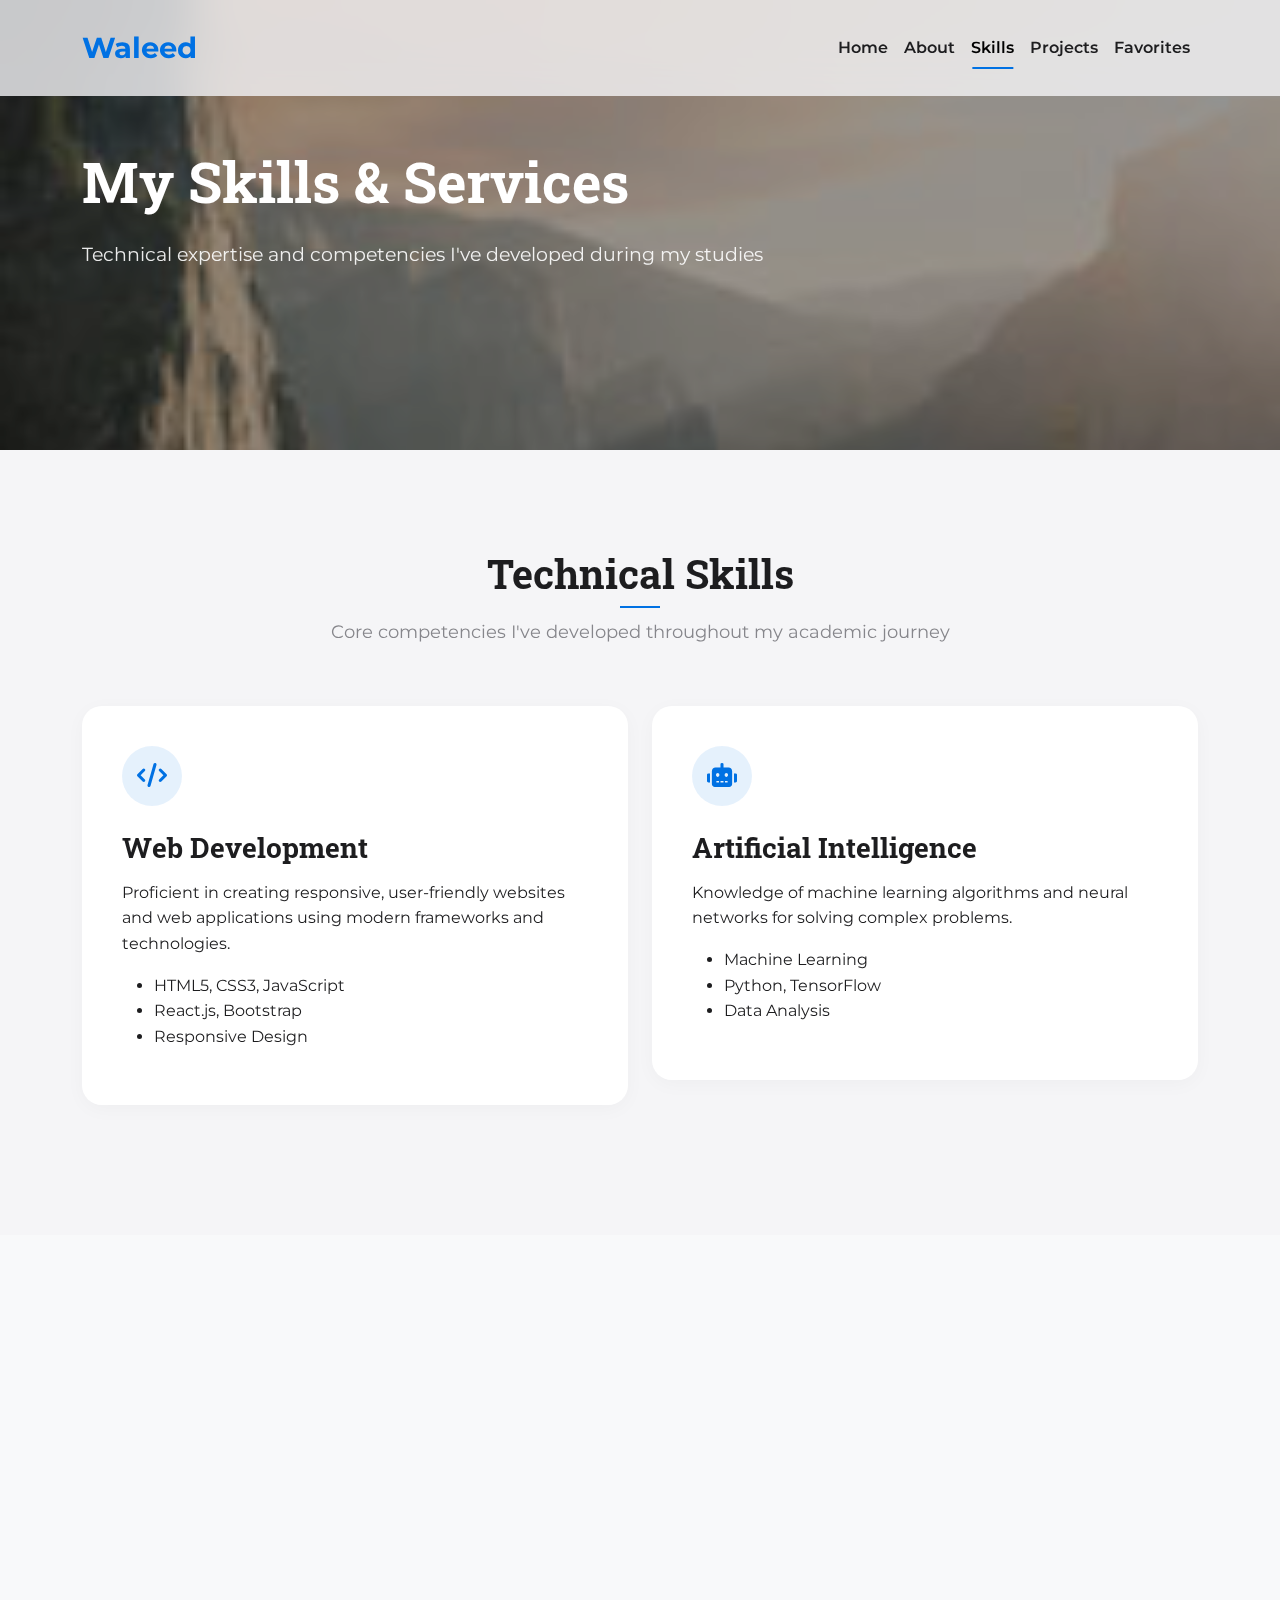
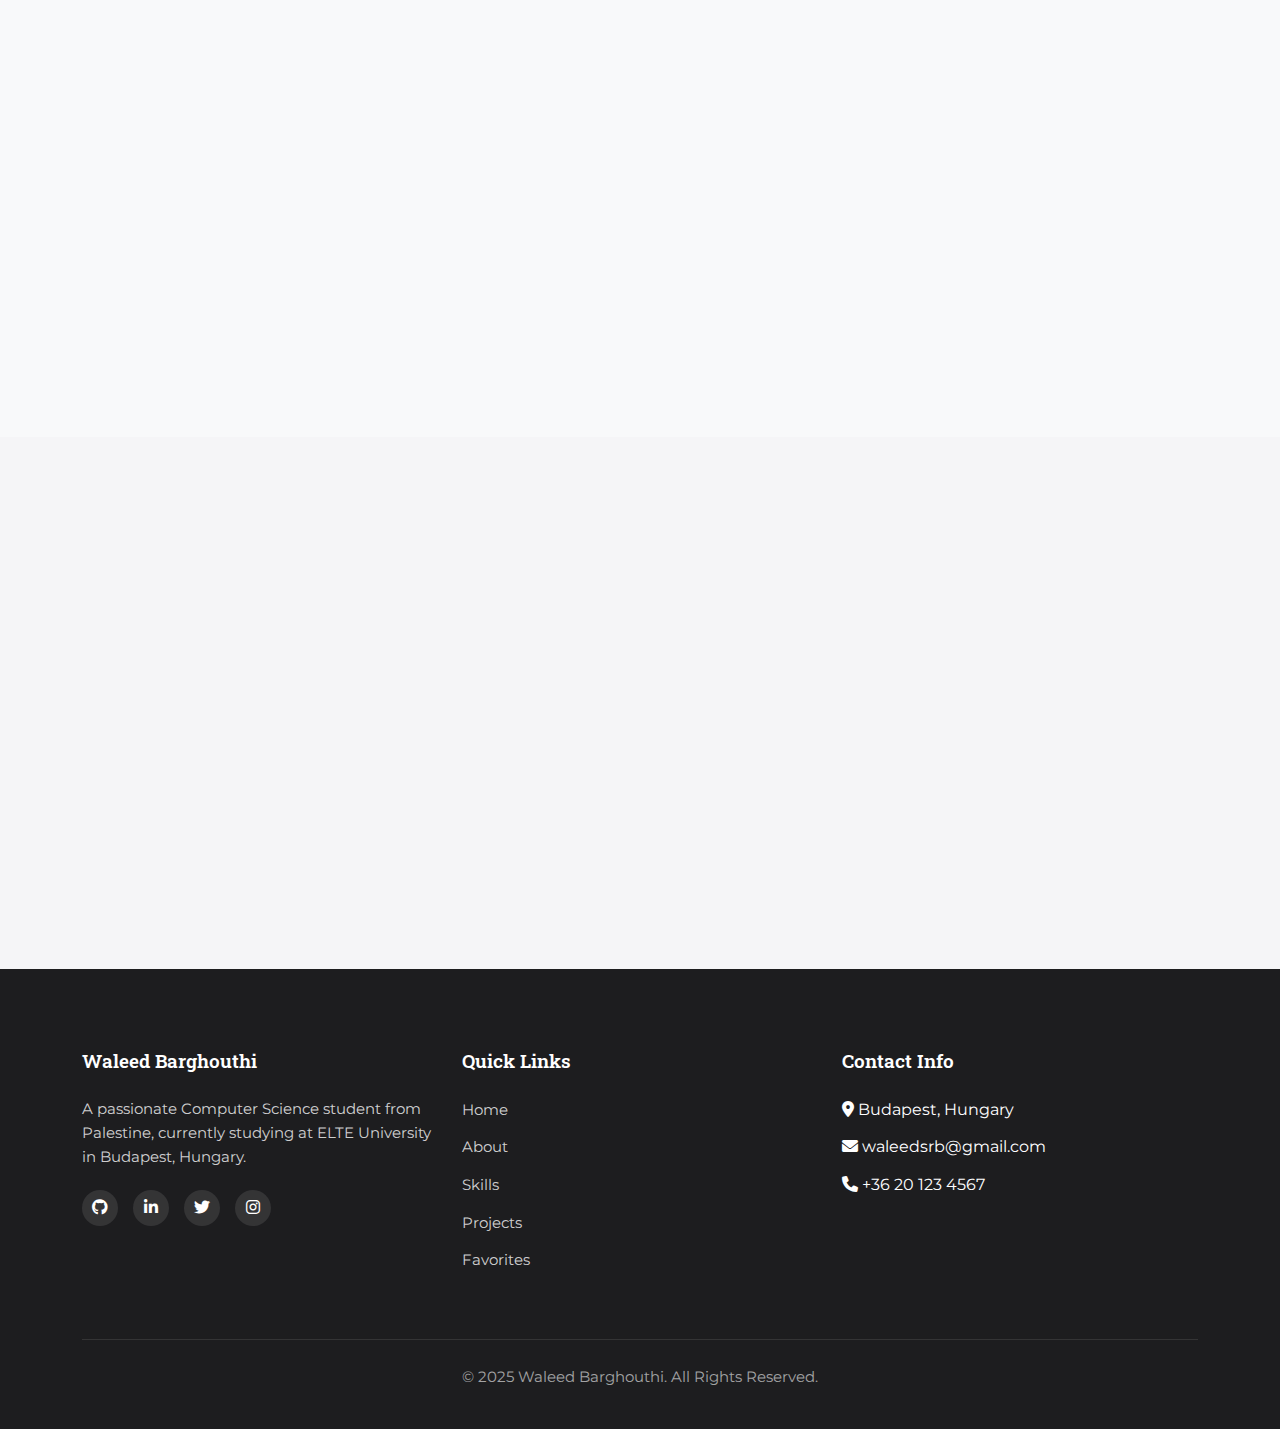
<file: services.html>
<!DOCTYPE html>
<html lang="en">
<head>
    <meta charset="UTF-8">
    <meta name="viewport" content="width=device-width, initial-scale=1.0">
    <title>Skills - Waleed Barghouthi</title>
    <!-- Bootstrap CSS -->
    <link href="https://cdn.jsdelivr.net/npm/bootstrap@5.3.0-alpha1/dist/css/bootstrap.min.css" rel="stylesheet">
    <!-- Font Awesome -->
    <link rel="stylesheet" href="https://cdnjs.cloudflare.com/ajax/libs/font-awesome/6.0.0/css/all.min.css">
    <!-- Google Fonts -->
    <link href="https://fonts.googleapis.com/css2?family=Montserrat:wght@400;500;600;700&family=Roboto+Slab:wght@400;500;600;700&display=swap" rel="stylesheet">
    <!-- AOS Animation Library -->
    <link href="https://unpkg.com/aos@2.3.1/dist/aos.css" rel="stylesheet">
    <!-- Custom CSS -->
    <link rel="stylesheet" href="css/styles.css">
</head>
<body>
    <!-- Navbar -->
    <nav class="navbar navbar-expand-lg fixed-top">
        <div class="container">
            <a class="navbar-brand" href="index.html">Waleed</a>
            <button class="navbar-toggler" type="button" data-bs-toggle="collapse" data-bs-target="#navbarNav" aria-controls="navbarNav" aria-expanded="false" aria-label="Toggle navigation">
                <span class="navbar-toggler-icon"></span>
            </button>
            <div class="collapse navbar-collapse" id="navbarNav">
                <ul class="navbar-nav ms-auto">
                    <li class="nav-item">
                        <a class="nav-link" href="index.html">Home</a>
                    </li>
                    <li class="nav-item">
                        <a class="nav-link" href="about.html">About</a>
                    </li>
                    <li class="nav-item">
                        <a class="nav-link active" href="services.html">Skills</a>
                    </li>
                    <li class="nav-item">
                        <a class="nav-link" href="projects.html">Projects</a>
                    </li>
                    <li class="nav-item">
                        <a class="nav-link" href="favorites.html">Favorites</a>
                    </li>
                </ul>
            </div>
        </div>
    </nav>

    <!-- Page Header -->
    <section class="hero" style="height: 50vh; min-height: 400px;">
        <div class="hero-bg" style="background-image: url('assets/img/about/1.jpg');"></div>
        <div class="hero-overlay"></div>
        <div class="container">
            <div class="row">
                <div class="col-lg-8 hero-content" data-aos="fade-up">
                    <h1>My Skills & Services</h1>
                    <p>Technical expertise and competencies I've developed during my studies</p>
                </div>
            </div>
        </div>
    </section>

    <!-- Technical Skills Section -->
    <section class="section-padding">
        <div class="container">
            <div class="section-title" data-aos="fade-up">
                <h2>Technical Skills</h2>
                <p>Core competencies I've developed throughout my academic journey</p>
            </div>
            <div class="row">
                <div class="col-md-6" data-aos="fade-up" data-aos-delay="100">
                    <div class="service-card">
                        <div class="service-icon">
                            <i class="fas fa-code"></i>
                        </div>
                        <h3>Web Development</h3>
                        <p>Proficient in creating responsive, user-friendly websites and web applications using modern frameworks and technologies.</p>
                        <ul class="mt-3">
                            <li>HTML5, CSS3, JavaScript</li>
                            <li>React.js, Bootstrap</li>
                            <li>Responsive Design</li>
                        </ul>
                    </div>
                </div>
                <div class="col-md-6" data-aos="fade-up" data-aos-delay="200">
                    <div class="service-card">
                        <div class="service-icon">
                            <i class="fas fa-robot"></i>
                        </div>
                        <h3>Artificial Intelligence</h3>
                        <p>Knowledge of machine learning algorithms and neural networks for solving complex problems.</p>
                        <ul class="mt-3">
                            <li>Machine Learning</li>
                            <li>Python, TensorFlow</li>
                            <li>Data Analysis</li>
                        </ul>
                    </div>
                </div>
            </div>
        </div>
    </section>

    <!-- Services Section -->
    <section class="section-padding bg-light">
        <div class="container">
            <div class="section-title" data-aos="fade-up">
                <h2>Services I Offer</h2>
                <p>Professional services based on my technical expertise</p>
            </div>
            <div class="row">
                <div class="col-lg-6" data-aos="fade-up" data-aos-delay="100">
                    <div class="service-card">
                        <div class="service-icon">
                            <i class="fas fa-laptop"></i>
                        </div>
                        <h3>Web Design & Development</h3>
                        <p>Creating responsive, user-friendly websites that provide excellent user experience across all devices.</p>
                        <p>My web development process includes:</p>
                        <ul class="mt-3">
                            <li>Requirement analysis and planning</li>
                            <li>UI/UX design and wireframing</li>
                            <li>Frontend and backend development</li>
                        </ul>
                    </div>
                </div>
                <div class="col-lg-6" data-aos="fade-up" data-aos-delay="200">
                    <div class="service-card">
                        <div class="service-icon">
                            <i class="fas fa-database"></i>
                        </div>
                        <h3>Custom Software Solutions</h3>
                        <p>Developing tailored software applications to address specific business needs and challenges.</p>
                        <p>My software development approach includes:</p>
                        <ul class="mt-3">
                            <li>Business requirement analysis</li>
                            <li>System architecture design</li>
                            <li>Agile development methodology</li>
                        </ul>
                    </div>
                </div>
            </div>
        </div>
    </section>

    <!-- Tools & Technologies Section -->
    <section class="section-padding">
        <div class="container">
            <div class="section-title" data-aos="fade-up">
                <h2>Tools & Technologies</h2>
                <p>The technologies, frameworks, and tools I work with</p>
            </div>
            <div class="row justify-content-center">
                <div class="col-lg-2 col-md-3 col-sm-4 col-6" data-aos="fade-up" data-aos-delay="100">
                    <div class="p-4 mb-4 bg-white rounded shadow-sm">
                        <i class="fab fa-html5 fa-3x text-primary mb-3"></i>
                        <h5>HTML5</h5>
                    </div>
                </div>
                <div class="col-lg-2 col-md-3 col-sm-4 col-6" data-aos="fade-up" data-aos-delay="150">
                    <div class="p-4 mb-4 bg-white rounded shadow-sm">
                        <i class="fab fa-css3-alt fa-3x text-primary mb-3"></i>
                        <h5>CSS3</h5>
                    </div>
                </div>
                <div class="col-lg-2 col-md-3 col-sm-4 col-6" data-aos="fade-up" data-aos-delay="200">
                    <div class="p-4 mb-4 bg-white rounded shadow-sm">
                        <i class="fab fa-js fa-3x text-primary mb-3"></i>
                        <h5>JavaScript</h5>
                    </div>
                </div>
                <div class="col-lg-2 col-md-3 col-sm-4 col-6" data-aos="fade-up" data-aos-delay="250">
                    <div class="p-4 mb-4 bg-white rounded shadow-sm">
                        <i class="fab fa-react fa-3x text-primary mb-3"></i>
                        <h5>React</h5>
                    </div>
                </div>
                <div class="col-lg-2 col-md-3 col-sm-4 col-6" data-aos="fade-up" data-aos-delay="400">
                    <div class="p-4 mb-4 bg-white rounded shadow-sm">
                        <i class="fab fa-python fa-3x text-primary mb-3"></i>
                        <h5>Python</h5>
                    </div>
                </div>
            </div>
        </div>
    </section>

    <!-- Footer -->
    <footer class="footer">
        <div class="container">
            <div class="row">
                <div class="col-lg-4 col-md-6">
                    <h3>Waleed Barghouthi</h3>
                    <p>A passionate Computer Science student from Palestine, currently studying at ELTE University in Budapest, Hungary.</p>
                    <div class="social-links">
                        <a href="#"><i class="fab fa-github"></i></a>
                        <a href="#"><i class="fab fa-linkedin-in"></i></a>
                        <a href="#"><i class="fab fa-twitter"></i></a>
                        <a href="#"><i class="fab fa-instagram"></i></a>
                    </div>
                </div>
                <div class="col-lg-4 col-md-6">
                    <h3>Quick Links</h3>
                    <ul class="footer-links">
                        <li><a href="index.html">Home</a></li>
                        <li><a href="about.html">About</a></li>
                        <li><a href="services.html">Skills</a></li>
                        <li><a href="projects.html">Projects</a></li>
                        <li><a href="favorites.html">Favorites</a></li>
                    </ul>
                </div>
                <div class="col-lg-4 col-md-6">
                    <h3>Contact Info</h3>
                    <ul class="footer-links">
                        <li><i class="fas fa-map-marker-alt"></i> Budapest, Hungary</li>
                        <li><i class="fas fa-envelope"></i> waleedsrb@gmail.com</li>
                        <li><i class="fas fa-phone"></i> +36 20 123 4567</li>
                    </ul>
                </div>
            </div>
            <div class="footer-bottom">
                <p>&copy; 2025 Waleed Barghouthi. All Rights Reserved.</p>
            </div>
        </div>
    </footer>
    <!-- Bootstrap JS Bundle with Popper -->
    <script src="https://cdn.jsdelivr.net/npm/bootstrap@5.3.0-alpha1/dist/js/bootstrap.bundle.min.js"></script>
    <!-- AOS Animation Library -->
    <script src="https://unpkg.com/aos@2.3.1/dist/aos.js"></script>
    <!-- Custom JS -->
    <script src="js/scripts.js"></script>
</body>
</html>
</file>
<file: css/styles.css>
:root {
  --primary-color: #0071e3;
  --secondary-color: #86868b;
  --accent-color: #2997ff;
  --dark-color: #1d1d1f;
  --light-color: #f5f5f7;
  --success-color: #68cc45;
  --font-primary: 'SF Pro Display', 'Montserrat', sans-serif;
  --font-secondary: 'SF Pro Text', 'Roboto Slab', serif;
}

* {
  margin: 0;
  padding: 0;
  box-sizing: border-box;
}

body {
  font-family: var(--font-primary);
  line-height: 1.6;
  color: var(--dark-color);
  background-color: var(--light-color);
  overflow-x: hidden;
  -webkit-font-smoothing: antialiased;
  -moz-osx-font-smoothing: grayscale;
}

h1, h2, h3, h4, h5, h6 {
  font-family: var(--font-secondary);
  font-weight: 700;
  margin-bottom: 1rem;
}

p {
  margin-bottom: 1rem;
}

a {
  text-decoration: none;
  color: var(--primary-color);
  transition: all 0.3s ease;
}

a:hover {
  color: #0a58ca;
}

.btn {
  display: inline-block;
  padding: 0.75rem 1.5rem;
  border-radius: 980px;
  text-transform: none;
  font-weight: 500;
  letter-spacing: -0.01em;
  transition: all 0.3s ease;
  font-size: 1rem;
}

.btn-primary {
  background-color: var(--primary-color);
  color: white;
  border: none;
}

.btn-primary:hover {
  background-color: var(--accent-color);
  color: white;
  transform: scale(1.02);
}

.btn-outline {
  background-color: transparent;
  border: 1px solid var(--secondary-color);
  color: var(--dark-color);
}

.btn-outline:hover {
  background-color: rgba(0, 0, 0, 0.05);
  color: var(--dark-color);
  transform: scale(1.02);
}

.section-padding {
  padding: 100px 0;
}

.section-title {
  text-align: center;
  margin-bottom: 60px;
}

.section-title h2 {
  font-size: 2.5rem;
  position: relative;
  display: inline-block;
  margin-bottom: 20px;
}

.section-title h2::after {
  content: '';
  position: absolute;
  width: 40px;
  height: 2px;
  background-color: var(--primary-color);
  bottom: -10px;
  left: 50%;
  transform: translateX(-50%);
}

.section-title p {
  font-size: 1.1rem;
  color: var(--secondary-color);
  max-width: 700px;
  margin: 0 auto;
}

/* Navbar */
.navbar {
  padding: 20px 0;
  transition: all 0.3s ease;
  background-color: rgba(245, 245, 247, 0.8);
  backdrop-filter: blur(20px);
  -webkit-backdrop-filter: blur(20px);
}

.navbar.scrolled {
  background-color: rgba(245, 245, 247, 0.9);
  box-shadow: 0 1px 10px rgba(0, 0, 0, 0.05);
  padding: 10px 0;
}

.navbar-brand {
  font-weight: 700;
  font-size: 1.8rem;
  color: var(--primary-color);
}

.navbar-nav .nav-link {
  color: var(--dark-color);
  font-weight: 600;
  padding: 0.5rem 1rem;
  position: relative;
}

.navbar-nav .nav-link::after {
  content: '';
  position: absolute;
  width: 0;
  height: 2px;
  background-color: var(--primary-color);
  bottom: 0;
  left: 50%;
  transform: translateX(-50%);
  transition: width 0.3s ease;
}

.navbar-nav .nav-link:hover::after,
.navbar-nav .nav-link.active::after {
  width: 70%;
}

/* Hero Section */
.hero {
  position: relative;
  height: 100vh;
  min-height: 600px;
  display: flex;
  align-items: center;
  background-color: var(--light-color);
  overflow: hidden;
}

.hero-bg {
  position: absolute;
  top: 0;
  left: 0;
  width: 100%;
  height: 100%;
  background-size: cover;
  background-position: center;
  z-index: 0;
  transform: translateZ(0);
  will-change: transform;
}

.hero-overlay {
  position: absolute;
  top: 0;
  left: 0;
  width: 100%;
  height: 100%;
  background-color: rgba(0, 0, 0, 0.4);
  z-index: 1;
}

.hero-content {
  position: relative;
  z-index: 2;
  color: white;
  max-width: 800px;
}

.hero-content h1 {
  font-size: 3.5rem;
  margin-bottom: 1.5rem;
  font-weight: 700;
}

.hero-content p {
  font-size: 1.2rem;
  margin-bottom: 2rem;
  opacity: 0.9;
}

.hero-buttons {
  display: flex;
  gap: 15px;
}

/* About Section */
.about-img {
  border-radius: 20px;
  overflow: hidden;
  box-shadow: 0 10px 30px rgba(0, 0, 0, 0.1);
  height: 100%;
}

.about-img img {
  width: 100%;
  height: 100%;
  object-fit: cover;
  object-position: center;
}

.about-content h2 {
  margin-bottom: 20px;
}

.about-content p {
  margin-bottom: 20px;
}

.about-info {
  display: flex;
  flex-wrap: wrap;
  margin-bottom: 20px;
}

.about-info-item {
  flex: 0 0 50%;
  margin-bottom: 15px;
}

.about-info-item strong {
  margin-right: 5px;
  color: var(--dark-color);
}

/* Services Section */
.service-card {
  padding: 40px;
  border-radius: 20px;
  background-color: white;
  box-shadow: 0 4px 20px rgba(0, 0, 0, 0.03);
  transition: all 0.4s ease;
  margin-bottom: 30px;
  text-align: left;
}

.service-card:hover {
  transform: translateY(-5px);
  box-shadow: 0 10px 30px rgba(0, 0, 0, 0.05);
}

.service-icon {
  width: 60px;
  height: 60px;
  line-height: 60px;
  text-align: center;
  background-color: rgba(0, 113, 227, 0.1);
  border-radius: 50%;
  margin-bottom: 25px;
  color: var(--primary-color);
  font-size: 1.5rem;
}

.service-card h3 {
  margin-bottom: 15px;
}

/* Projects Section */
.project-card {
  position: relative;
  border-radius: 20px;
  overflow: hidden;
  margin-bottom: 30px;
  box-shadow: 0 4px 20px rgba(0, 0, 0, 0.03);
  transition: all 0.4s ease;
}

.project-card:hover {
  transform: translateY(-5px);
  box-shadow: 0 10px 30px rgba(0, 0, 0, 0.05);
}

.project-img {
  position: relative;
  overflow: hidden;
  height: 240px;
}

.project-img img {
  width: 100%;
  height: 100%;
  object-fit: cover;
  object-position: center;
  transition: all 0.5s ease;
}

.project-card:hover .project-img img {
  transform: scale(1.1);
}

.project-overlay {
  position: absolute;
  top: 0;
  left: 0;
  width: 100%;
  height: 100%;
  background-color: rgba(0, 0, 0, 0.7);
  display: flex;
  align-items: center;
  justify-content: center;
  opacity: 0;
  transition: all 0.3s ease;
}

.project-card:hover .project-overlay {
  opacity: 1;
}

.project-overlay a {
  width: 50px;
  height: 50px;
  line-height: 50px;
  text-align: center;
  background-color: var(--primary-color);
  color: white;
  border-radius: 50%;
  margin: 0 5px;
  transform: translateY(20px);
  opacity: 0;
  transition: all 0.3s ease;
}

.project-card:hover .project-overlay a {
  transform: translateY(0);
  opacity: 1;
}

.project-content {
  padding: 20px;
  background-color: white;
}

.project-content h3 {
  margin-bottom: 10px;
}

.project-content p {
  color: var(--secondary-color);
}

/* Favorites Section */
.favorites-section {
  background-color: #f8f9fa;
}

.favorite-card {
  background-color: white;
  border-radius: 20px;
  overflow: hidden;
  box-shadow: 0 4px 20px rgba(0, 0, 0, 0.03);
  margin-bottom: 30px;
  transition: all 0.4s ease;
}

.favorite-card:hover {
  transform: translateY(-5px);
  box-shadow: 0 10px 30px rgba(0, 0, 0, 0.05);
}

.favorite-img {
  height: 240px;
  overflow: hidden;
}

.favorite-img img {
  width: 100%;
  height: 100%;
  object-fit: cover;
  object-position: center;
  transition: all 0.5s ease;
}

.favorite-card:hover .favorite-img img {
  transform: scale(1.1);
}

.favorite-content {
  padding: 20px;
}

.favorite-content h3 {
  margin-bottom: 10px;
}

.favorite-content p {
  color: var(--secondary-color);
}

/* Footer */
.footer {
  background-color: var(--dark-color);
  color: white;
  padding: 80px 0 40px;
}

.footer h3 {
  margin-bottom: 25px;
  color: white;
  font-weight: 600;
  font-size: 1.2rem;
}

.footer p {
  margin-bottom: 20px;
  color: rgba(255, 255, 255, 0.8);
  font-size: 0.95rem;
}

.footer-links {
  list-style: none;
  padding: 0;
}

.footer-links li {
  margin-bottom: 12px;
}

.footer-links a {
  color: rgba(255, 255, 255, 0.8);
  font-size: 0.95rem;
  transition: all 0.2s ease;
}

.footer-links a:hover {
  color: var(--accent-color);
  text-decoration: none;
}

.social-links {
  display: flex;
  gap: 15px;
}

.social-links a {
  width: 36px;
  height: 36px;
  line-height: 36px;
  text-align: center;
  background-color: rgba(255, 255, 255, 0.1);
  color: white;
  border-radius: 50%;
  transition: all 0.3s ease;
}

.social-links a:hover {
  background-color: var(--accent-color);
  transform: translateY(-3px);
}

.footer-bottom {
  border-top: 1px solid rgba(255, 255, 255, 0.1);
  padding-top: 25px;
  margin-top: 50px;
  text-align: center;
  font-size: 0.9rem;
}

.footer-bottom p {
  margin-bottom: 0;
  color: rgba(255, 255, 255, 0.6);
}

/* Responsive Styles */
@media (max-width: 991px) {
  .navbar-collapse {
    background-color: white;
    padding: 20px;
    border-radius: 10px;
    box-shadow: 0 5px 20px rgba(0, 0, 0, 0.1);
  }
  
  .hero-content h1 {
    font-size: 2.8rem;
  }
  
  .section-padding {
    padding: 80px 0;
  }
}

@media (max-width: 767px) {
  .hero-content h1 {
    font-size: 2.2rem;
  }
  
  .hero-content p {
    font-size: 1rem;
  }
  
  .section-padding {
    padding: 60px 0;
  }
  
  .section-title h2 {
    font-size: 2rem;
  }
  
  .about-img {
    margin-bottom: 30px;
  }
  
  .hero-buttons {
    flex-direction: column;
    gap: 10px;
  }
  
  .hero-buttons .btn {
    width: 100%;
    text-align: center;
  }
}

@media (max-width: 575px) {
  .hero-content h1 {
    font-size: 1.8rem;
  }
  
  .section-padding {
    padding: 50px 0;
  }
  
  .section-title h2 {
    font-size: 1.8rem;
  }
}
</file>
